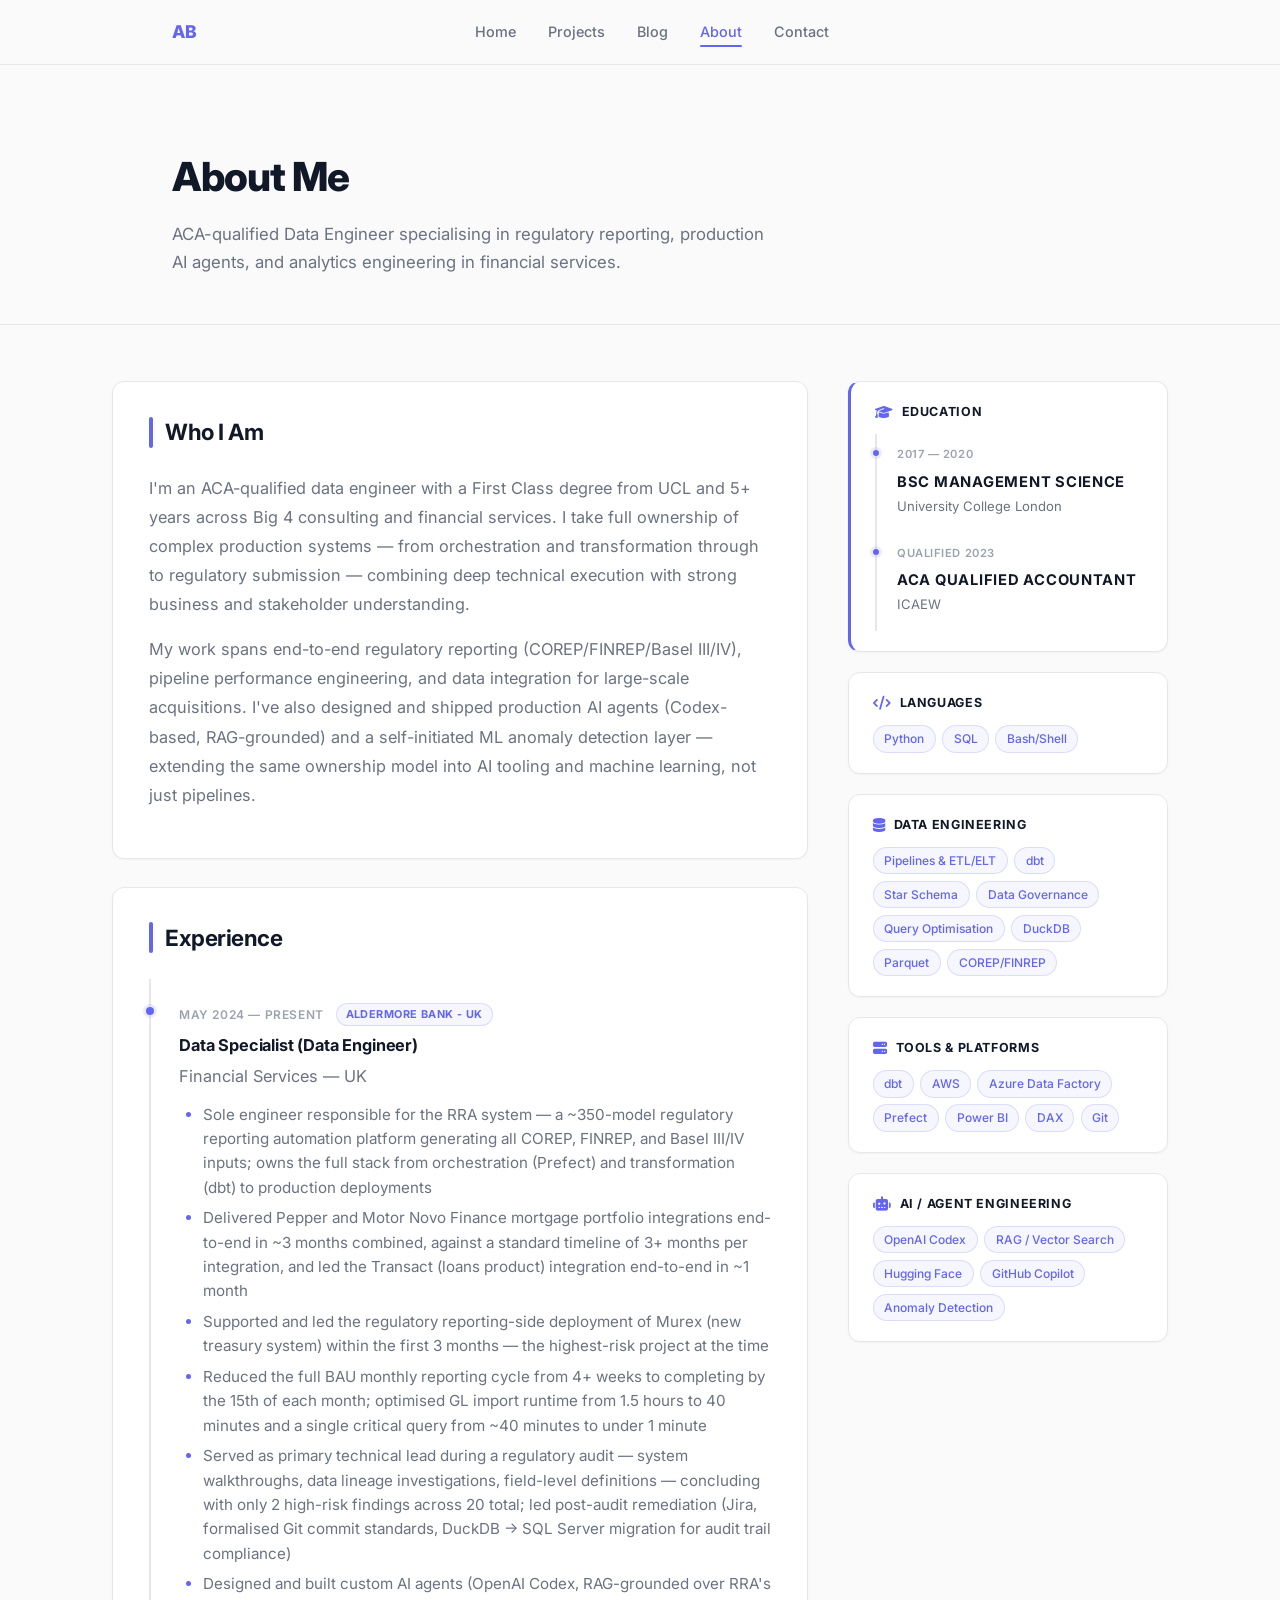
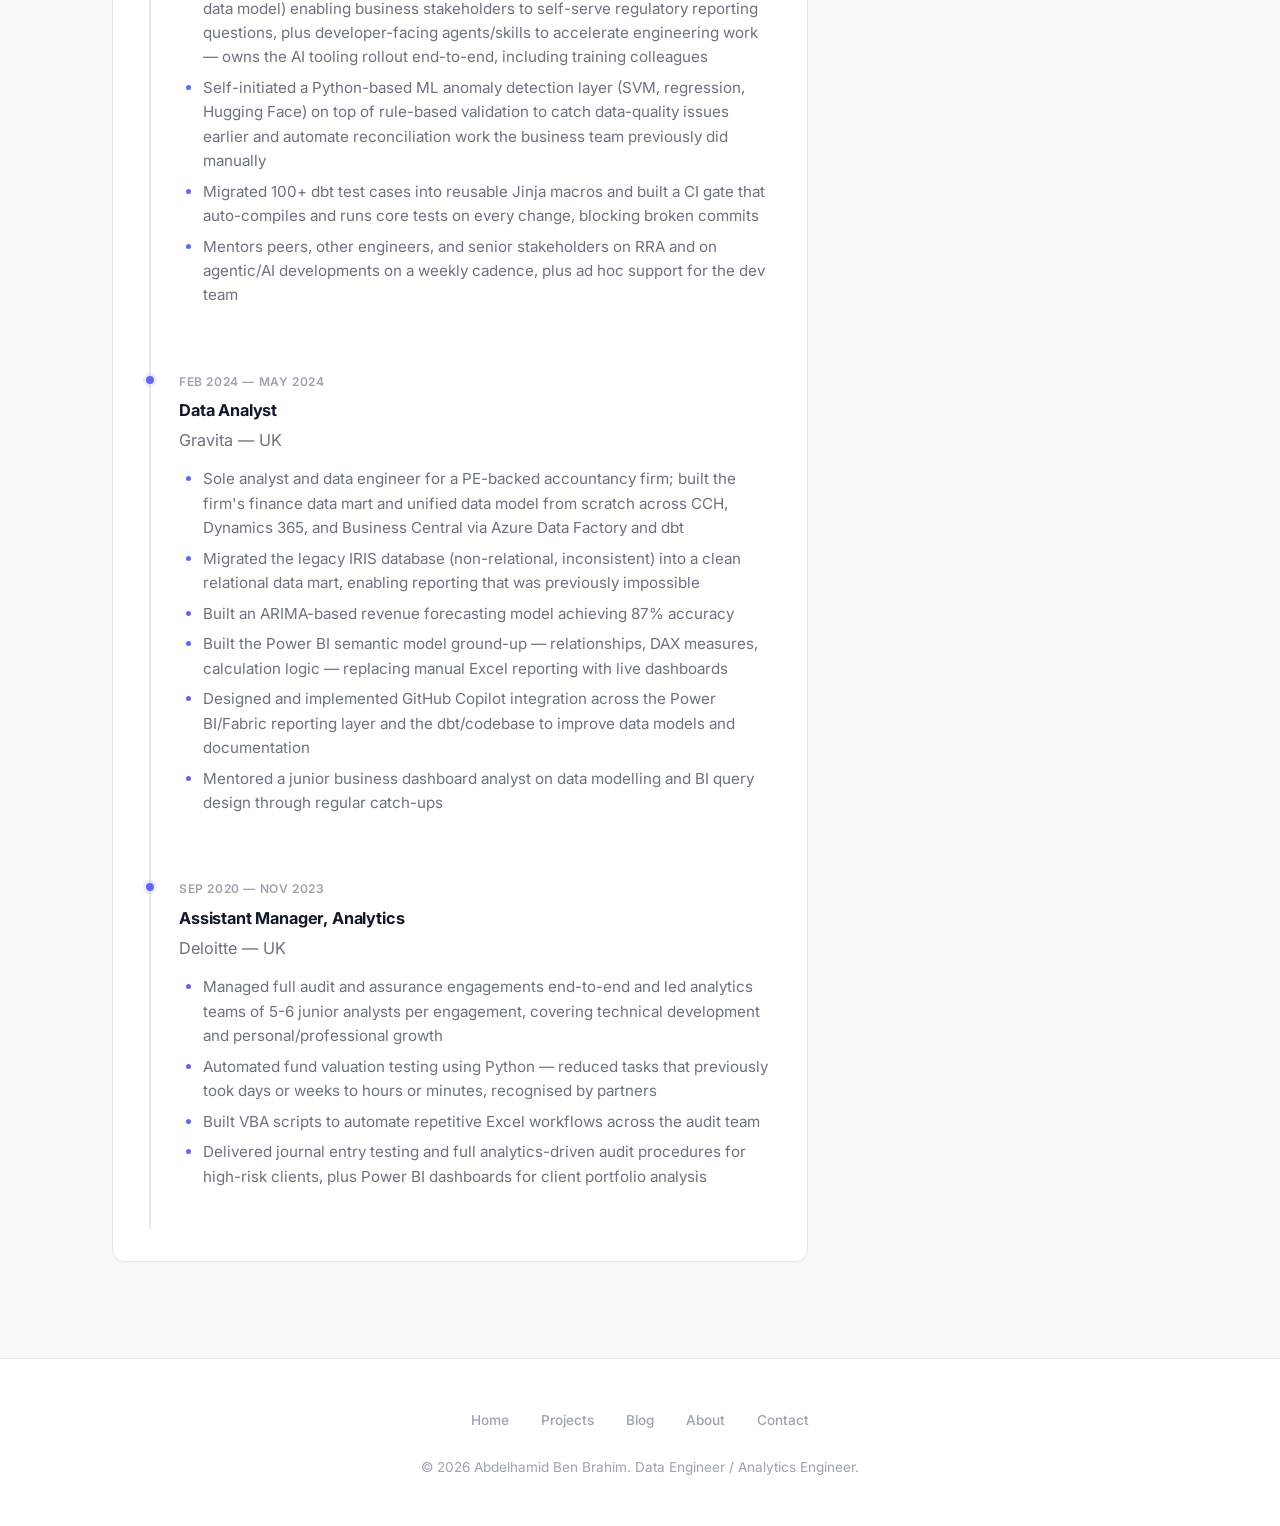
<file: about.html>
<!DOCTYPE html>
<html lang="en">

<head>
    <meta charset="UTF-8">
    <meta name="viewport" content="width=device-width, initial-scale=1.0">
    <title>About - Abdelhamid Ben Brahim | Data Engineer</title>
    <meta name="description"
        content="About Abdelhamid Ben Brahim — Data Engineer specialising in regulatory reporting pipelines and analytics engineering in financial services.">
    <meta property="og:type" content="website">
    <meta property="og:title" content="About — Abdelhamid Ben Brahim | Data Engineer">
    <meta property="og:description" content="About Abdelhamid Ben Brahim — ACA-qualified Data Engineer specialising in regulatory reporting, production AI agents, and analytics engineering in financial services.">
    <meta property="og:url" content="https://tonpazoldyck.github.io/ABswebpage/about.html">
    <link rel="icon" type="image/svg+xml" href="assets/favicon.svg">

    <!-- Google Fonts -->
    <link rel="preconnect" href="https://fonts.googleapis.com">
    <link rel="preconnect" href="https://fonts.gstatic.com" crossorigin>
    <link href="https://fonts.googleapis.com/css2?family=Inter:wght@400;500;600;700;800&display=swap" rel="stylesheet">

    <!-- FontAwesome -->
    <link rel="stylesheet" href="https://cdnjs.cloudflare.com/ajax/libs/font-awesome/6.4.0/css/all.min.css">

    <!-- Custom CSS -->
    <link rel="stylesheet" href="assets/css/styles.css">
</head>

<body>

    <!-- Navbar -->
    <nav class="navbar">
        <div class="container">
            <a href="index.html" class="nav-brand">AB</a>
            <button class="nav-toggle" id="nav-toggle" aria-label="Toggle navigation">
                <span></span>
                <span></span>
                <span></span>
            </button>
            <ul class="nav-links" id="nav-links">
                <li><a href="index.html">Home</a></li>
                <li><a href="projects.html">Projects</a></li>
                <li><a href="blog.html">Blog</a></li>
                <li><a href="about.html" class="nav-active">About</a></li>
                <li><a href="contact.html">Contact</a></li>
            </ul>
            <div class="nav-overlay" id="nav-overlay"></div>
        </div>
    </nav>

    <!-- Page Header -->
    <section class="page-header">
        <div class="container">
            <h1>About Me</h1>
            <p class="page-subtitle">ACA-qualified Data Engineer specialising in regulatory reporting, production AI agents, and analytics engineering in financial services.</p>
        </div>
    </section>

    <!-- About Content -->
    <section class="about-page-section">
        <div class="container about-page-grid">

            <!-- Left Column: Bio + Experience -->
            <div class="about-main">

                <div class="about-card">
                    <h2 class="section-title">Who I Am</h2>
                    <p>I'm an ACA-qualified data engineer with a First Class degree from UCL and 5+ years across Big 4
                        consulting and financial services. I take full ownership of complex production systems — from
                        orchestration and transformation through to regulatory submission — combining deep technical
                        execution with strong business and stakeholder understanding.</p>
                    <p>My work spans end-to-end regulatory reporting (COREP/FINREP/Basel III/IV), pipeline performance
                        engineering, and data integration for large-scale acquisitions. I've also designed and shipped
                        production AI agents (Codex-based, RAG-grounded) and a self-initiated ML anomaly detection layer
                        — extending the same ownership model into AI tooling and machine learning, not just pipelines.</p>
                </div>

                <div class="about-card">
                    <h2 class="section-title">Experience</h2>

                    <div class="timeline">
                        <div class="timeline-item">
                            <div class="timeline-meta">
                                <span class="timeline-date">May 2024 — Present</span>
                                <span class="timeline-badge">Aldermore Bank - UK</span>
                            </div>
                            <h3 class="timeline-title">Data Specialist (Data Engineer)</h3>
                            <p class="timeline-company">Financial Services — UK</p>
                            <ul class="bullet-list">
                                <li>Sole engineer responsible for the RRA system — a ~350-model regulatory reporting
                                    automation platform generating all COREP, FINREP, and Basel III/IV inputs; owns the
                                    full stack from orchestration (Prefect) and transformation (dbt) to production
                                    deployments</li>
                                <li>Delivered Pepper and Motor Novo Finance mortgage portfolio integrations end-to-end
                                    in ~3 months combined, against a standard timeline of 3+ months per integration,
                                    and led the Transact (loans product) integration end-to-end in ~1 month</li>
                                <li>Supported and led the regulatory reporting-side deployment of Murex (new treasury
                                    system) within the first 3 months — the highest-risk project at the time</li>
                                <li>Reduced the full BAU monthly reporting cycle from 4+ weeks to completing by the
                                    15th of each month; optimised GL import runtime from 1.5 hours to 40 minutes and a
                                    single critical query from ~40 minutes to under 1 minute</li>
                                <li>Served as primary technical lead during a regulatory audit — system walkthroughs,
                                    data lineage investigations, field-level definitions — concluding with only 2
                                    high-risk findings across 20 total; led post-audit remediation (Jira, formalised
                                    Git commit standards, DuckDB → SQL Server migration for audit trail compliance)</li>
                                <li>Designed and built custom AI agents (OpenAI Codex, RAG-grounded over RRA's data
                                    model) enabling business stakeholders to self-serve regulatory reporting questions,
                                    plus developer-facing agents/skills to accelerate engineering work — owns the AI
                                    tooling rollout end-to-end, including training colleagues</li>
                                <li>Self-initiated a Python-based ML anomaly detection layer (SVM, regression, Hugging
                                    Face) on top of rule-based validation to catch data-quality issues earlier and
                                    automate reconciliation work the business team previously did manually</li>
                                <li>Migrated 100+ dbt test cases into reusable Jinja macros and built a CI gate that
                                    auto-compiles and runs core tests on every change, blocking broken commits</li>
                                <li>Mentors peers, other engineers, and senior stakeholders on RRA and on agentic/AI
                                    developments on a weekly cadence, plus ad hoc support for the dev team</li>
                            </ul>
                        </div>

                        <div class="timeline-item">
                            <div class="timeline-meta">
                                <span class="timeline-date">Feb 2024 — May 2024</span>
                            </div>
                            <h3 class="timeline-title">Data Analyst</h3>
                            <p class="timeline-company">Gravita — UK</p>
                            <ul class="bullet-list">
                                <li>Sole analyst and data engineer for a PE-backed accountancy firm; built the firm's
                                    finance data mart and unified data model from scratch across CCH, Dynamics 365, and
                                    Business Central via Azure Data Factory and dbt</li>
                                <li>Migrated the legacy IRIS database (non-relational, inconsistent) into a clean
                                    relational data mart, enabling reporting that was previously impossible</li>
                                <li>Built an ARIMA-based revenue forecasting model achieving 87% accuracy</li>
                                <li>Built the Power BI semantic model ground-up — relationships, DAX measures,
                                    calculation logic — replacing manual Excel reporting with live dashboards</li>
                                <li>Designed and implemented GitHub Copilot integration across the Power BI/Fabric
                                    reporting layer and the dbt/codebase to improve data models and documentation</li>
                                <li>Mentored a junior business dashboard analyst on data modelling and BI query design
                                    through regular catch-ups</li>
                            </ul>
                        </div>

                        <div class="timeline-item">
                            <div class="timeline-meta">
                                <span class="timeline-date">Sep 2020 — Nov 2023</span>
                            </div>
                            <h3 class="timeline-title">Assistant Manager, Analytics</h3>
                            <p class="timeline-company">Deloitte — UK</p>
                            <ul class="bullet-list">
                                <li>Managed full audit and assurance engagements end-to-end and led analytics teams of
                                    5-6 junior analysts per engagement, covering technical development and
                                    personal/professional growth</li>
                                <li>Automated fund valuation testing using Python — reduced tasks that previously took
                                    days or weeks to hours or minutes, recognised by partners</li>
                                <li>Built VBA scripts to automate repetitive Excel workflows across the audit team</li>
                                <li>Delivered journal entry testing and full analytics-driven audit procedures for
                                    high-risk clients, plus Power BI dashboards for client portfolio analysis</li>
                            </ul>
                        </div>
                    </div>
                </div>
            </div>

            <!-- Right Column: Education + Skills -->
            <aside class="about-sidebar">

                <!-- Education Card -->
                <div class="sidebar-card sidebar-card--education">
                    <h3><i class="fa-solid fa-graduation-cap"></i> Education</h3>
                    <div class="timeline timeline--compact">
                        <div class="timeline-item">
                            <div class="timeline-meta">
                                <span class="timeline-date">2017 — 2020</span>
                            </div>
                            <h3 class="timeline-title">BSc Management Science</h3>
                            <p class="timeline-company">University College London</p>
                        </div>
                        <div class="timeline-item">
                            <div class="timeline-meta">
                                <span class="timeline-date">Qualified 2023</span>
                            </div>
                            <h3 class="timeline-title">ACA Qualified Accountant</h3>
                            <p class="timeline-company">ICAEW</p>
                        </div>
                    </div>
                </div>

                <!-- Languages Card -->
                <div class="sidebar-card">
                    <h3><i class="fa-solid fa-code"></i> Languages</h3>
                    <div class="tag-group">
                        <span class="tag">Python</span>
                        <span class="tag">SQL</span>
                        <span class="tag">Bash/Shell</span>
                    </div>
                </div>

                <!-- Data Engineering Card -->
                <div class="sidebar-card">
                    <h3><i class="fa-solid fa-database"></i> Data Engineering</h3>
                    <div class="tag-group">
                        <span class="tag">Pipelines & ETL/ELT</span>
                        <span class="tag">dbt</span>
                        <span class="tag">Star Schema</span>
                        <span class="tag">Data Governance</span>
                        <span class="tag">Query Optimisation</span>
                        <span class="tag">DuckDB</span>
                        <span class="tag">Parquet</span>
                        <span class="tag">COREP/FINREP</span>
                    </div>
                </div>

                <!-- Tools & Platforms Card -->
                <div class="sidebar-card">
                    <h3><i class="fa-solid fa-server"></i> Tools & Platforms</h3>
                    <div class="tag-group">
                        <span class="tag">dbt</span>
                        <span class="tag">AWS</span>
                        <span class="tag">Azure Data Factory</span>
                        <span class="tag">Prefect</span>
                        <span class="tag">Power BI</span>
                        <span class="tag">DAX</span>
                        <span class="tag">Git</span>
                    </div>
                </div>

                <!-- AI / Agent Engineering Card -->
                <div class="sidebar-card">
                    <h3><i class="fa-solid fa-robot"></i> AI / Agent Engineering</h3>
                    <div class="tag-group">
                        <span class="tag">OpenAI Codex</span>
                        <span class="tag">RAG / Vector Search</span>
                        <span class="tag">Hugging Face</span>
                        <span class="tag">GitHub Copilot</span>
                        <span class="tag">Anomaly Detection</span>
                    </div>
                </div>

            </aside>

        </div>
    </section>

    <!-- Footer -->
    <footer>
        <div class="container">
            <ul class="nav-links" style="justify-content: center; margin-bottom: 1.5rem;">
                <li><a href="index.html">Home</a></li>
                <li><a href="projects.html">Projects</a></li>
                <li><a href="blog.html">Blog</a></li>
                <li><a href="about.html">About</a></li>
                <li><a href="contact.html">Contact</a></li>
            </ul>
            <p>&copy; 2026 Abdelhamid Ben Brahim. Data Engineer / Analytics Engineer.</p>
        </div>
    </footer>

    <script>
        // Mobile nav toggle
        const navToggle = document.getElementById('nav-toggle');
        const navLinks = document.getElementById('nav-links');
        const navOverlay = document.getElementById('nav-overlay');

        navToggle.addEventListener('click', () => {
            navLinks.classList.toggle('active');
            navOverlay.classList.toggle('active');
        });

        navOverlay.addEventListener('click', () => {
            navLinks.classList.remove('active');
            navOverlay.classList.remove('active');
        });
    </script>

</body>

</html>
</file>
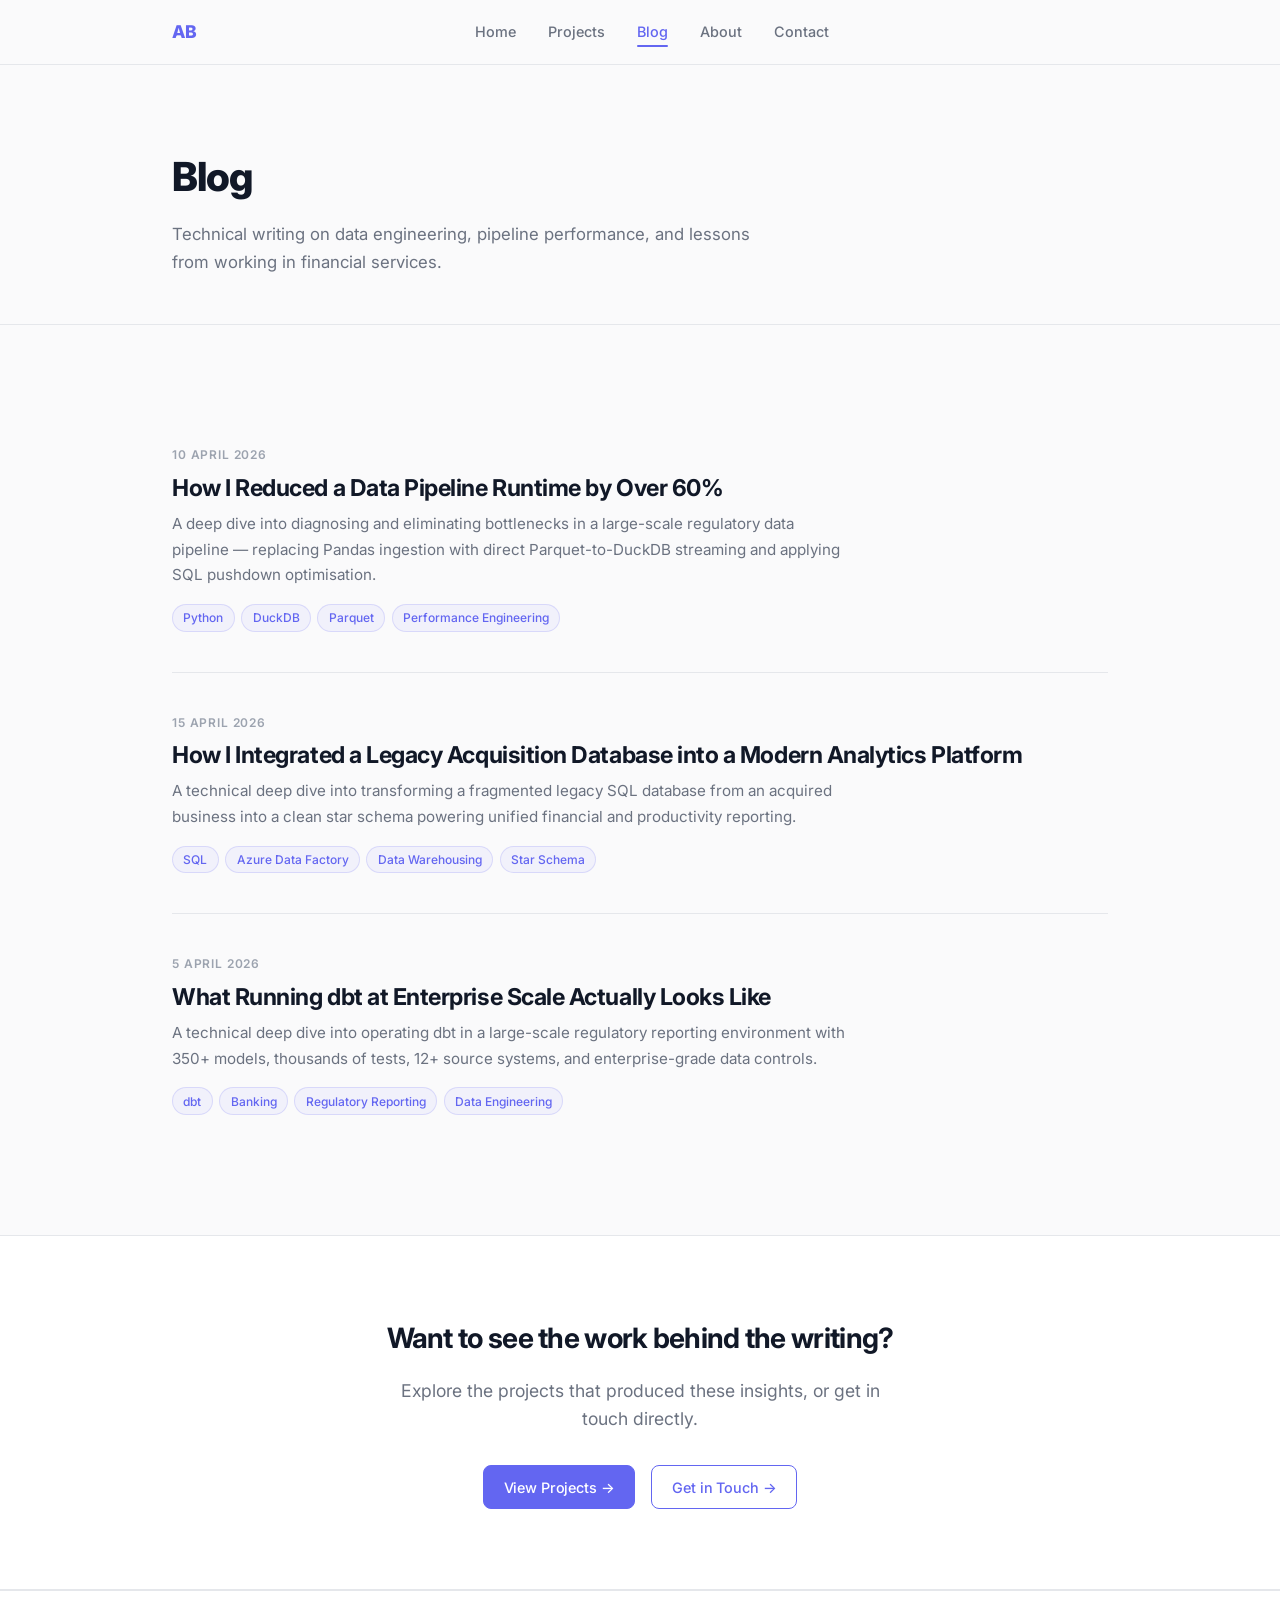
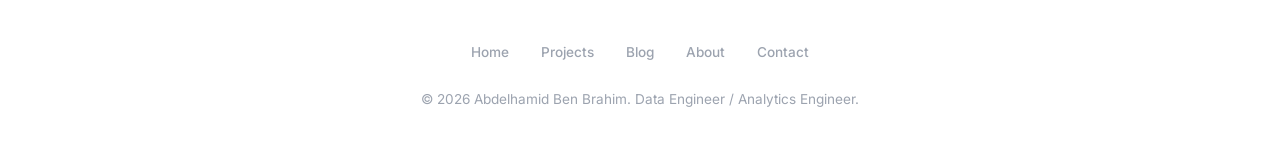
<file: blog.html>
<!DOCTYPE html>
<html lang="en">
<head>
    <meta charset="UTF-8">
    <meta name="viewport" content="width=device-width, initial-scale=1.0">
    <title>Blog - Abdelhamid Ben Brahim | Data Engineer</title>
    <meta name="description" content="Technical writing on data engineering, pipeline performance, and analytics engineering from Abdelhamid Ben Brahim.">
    <meta property="og:type" content="website">
    <meta property="og:title" content="Blog — Abdelhamid Ben Brahim | Data Engineer">
    <meta property="og:description" content="Technical writing on data engineering, pipeline performance, and analytics engineering from Abdelhamid Ben Brahim.">
    <meta property="og:url" content="https://tonpazoldyck.github.io/ABswebpage/blog.html">
    <link rel="icon" type="image/svg+xml" href="assets/favicon.svg">

    <!-- Google Fonts -->
    <link rel="preconnect" href="https://fonts.googleapis.com">
    <link rel="preconnect" href="https://fonts.gstatic.com" crossorigin>
    <link href="https://fonts.googleapis.com/css2?family=Inter:wght@400;500;600;700;800&display=swap" rel="stylesheet">

    <!-- FontAwesome -->
    <link rel="stylesheet" href="https://cdnjs.cloudflare.com/ajax/libs/font-awesome/6.4.0/css/all.min.css">

    <!-- Custom CSS -->
    <link rel="stylesheet" href="assets/css/styles.css">
</head>
<body>

    <!-- Navbar -->
    <nav class="navbar">
        <div class="container">
            <a href="index.html" class="nav-brand">AB</a>
            <button class="nav-toggle" id="nav-toggle" aria-label="Toggle navigation">
                <span></span>
                <span></span>
                <span></span>
            </button>
            <ul class="nav-links" id="nav-links">
                <li><a href="index.html">Home</a></li>
                <li><a href="projects.html">Projects</a></li>
                <li><a href="blog.html" class="nav-active">Blog</a></li>
                <li><a href="about.html">About</a></li>
                <li><a href="contact.html">Contact</a></li>
            </ul>
            <div class="nav-overlay" id="nav-overlay"></div>
        </div>
    </nav>

    <!-- Page Header -->
    <section class="page-header">
        <div class="container">
            <h1>Blog</h1>
            <p class="page-subtitle">Technical writing on data engineering, pipeline performance, and lessons from working in financial services.</p>
        </div>
    </section>

    <!-- Blog Listing -->
    <section>
        <div class="container">
            <div class="blog-list" id="blog-list">
                <!-- Populated by JS -->
            </div>
        </div>
    </section>

    <!-- CTA -->
    <section class="cta-section">
        <div class="container">
            <h2>Want to see the work behind the writing?</h2>
            <p style="font-size: 1.1rem;">Explore the projects that produced these insights, or get in touch directly.</p>
            <div class="cta-buttons">
                <a href="projects.html" class="btn">View Projects &rarr;</a>
                <a href="contact.html" class="btn btn-outline">Get in Touch &rarr;</a>
            </div>
        </div>
    </section>

    <!-- Footer -->
    <footer>
        <div class="container">
            <ul class="nav-links" style="justify-content: center; margin-bottom: 1.5rem;">
                <li><a href="index.html">Home</a></li>
                <li><a href="projects.html">Projects</a></li>
                <li><a href="blog.html">Blog</a></li>
                <li><a href="about.html">About</a></li>
                <li><a href="contact.html">Contact</a></li>
            </ul>
            <p>&copy; 2026 Abdelhamid Ben Brahim. Data Engineer / Analytics Engineer.</p>
        </div>
    </footer>

    <script>
        // Mobile nav toggle
        const navToggle = document.getElementById('nav-toggle');
        const navLinks = document.getElementById('nav-links');
        const navOverlay = document.getElementById('nav-overlay');

        navToggle.addEventListener('click', () => {
            navLinks.classList.toggle('active');
            navOverlay.classList.toggle('active');
        });

        navOverlay.addEventListener('click', () => {
            navLinks.classList.remove('active');
            navOverlay.classList.remove('active');
        });

        // Load blog posts from content.json
        fetch('content/content.json')
            .then(r => r.json())
            .then(data => {
                const list = document.getElementById('blog-list');
                if (!data.blogPosts || data.blogPosts.length === 0) {
                    list.innerHTML = '<p style="color:var(--text-muted)">No posts yet. Check back soon.</p>';
                    return;
                }
                list.innerHTML = data.blogPosts.map(post => `
                    <article class="blog-item">
                        <span class="blog-date">${post.dateFormatted}</span>
                        <h2 class="blog-title"><a href="${post.url}">${post.title}</a></h2>
                        <p class="blog-summary">${post.summary}</p>
                        <div class="post-tags">
                            ${post.tags.map(t => `<span class="tag">${t}</span>`).join('')}
                        </div>
                    </article>
                `).join('');
            })
            .catch(() => {
                document.getElementById('blog-list').innerHTML = '<p style="color:var(--text-muted)">Unable to load posts.</p>';
            });
    </script>

</body>
</html>
</file>
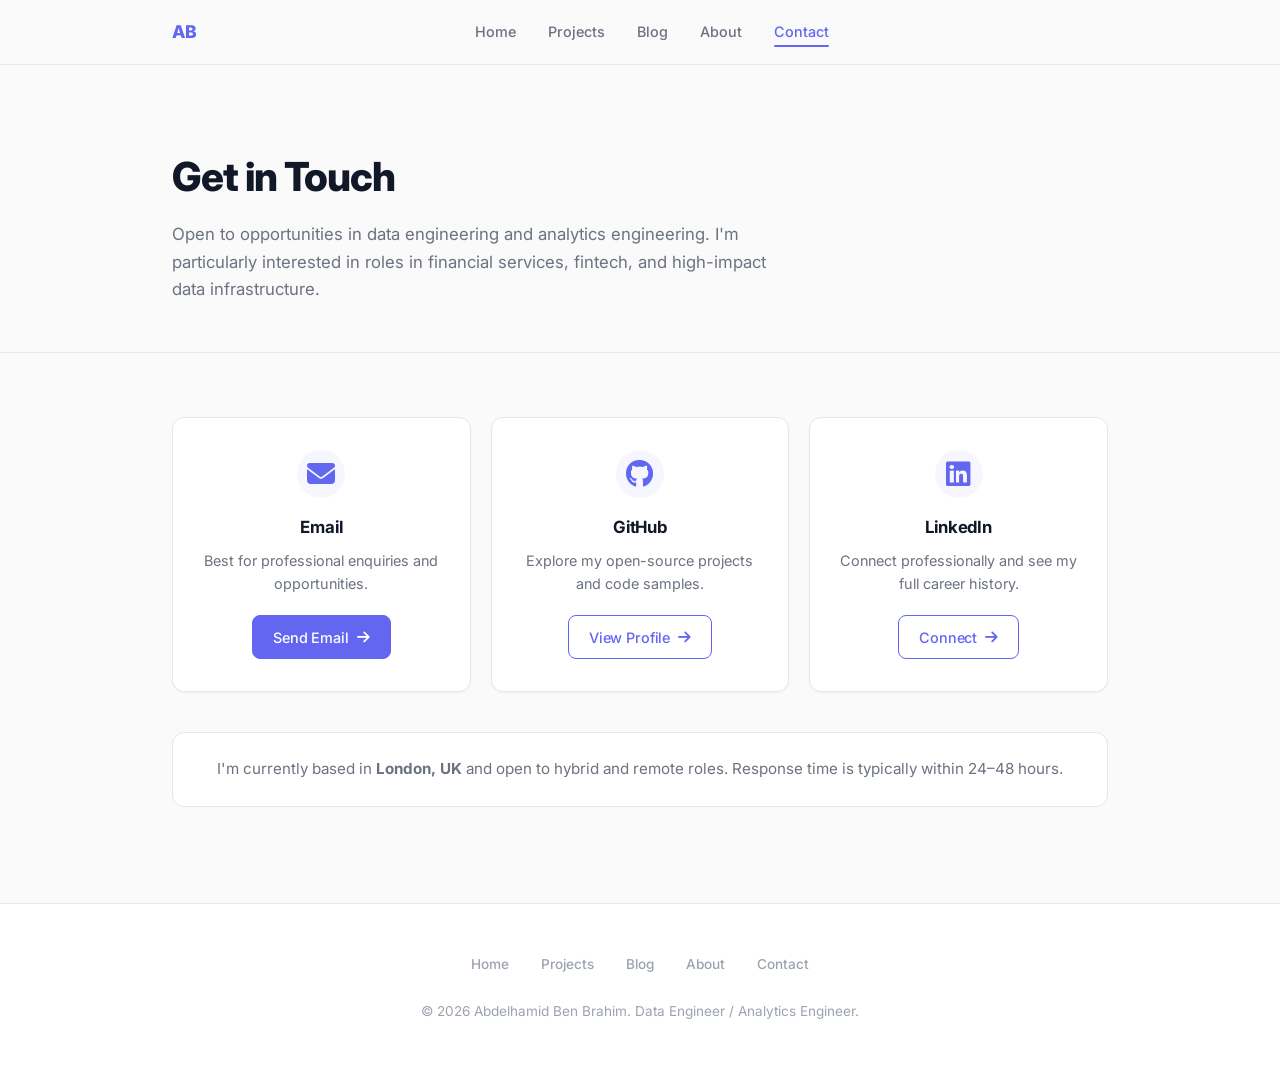
<file: contact.html>
<!DOCTYPE html>
<html lang="en">
<head>
    <meta charset="UTF-8">
    <meta name="viewport" content="width=device-width, initial-scale=1.0">
    <title>Contact - Abdelhamid Ben Brahim | Data Engineer</title>
    <meta name="description" content="Get in touch with Abdelhamid Ben Brahim — Data Engineer available for opportunities in financial services and analytics engineering.">
    <meta property="og:type" content="website">
    <meta property="og:title" content="Contact — Abdelhamid Ben Brahim | Data Engineer">
    <meta property="og:description" content="Get in touch with Abdelhamid Ben Brahim — ACA-qualified Data Engineer open to senior roles in financial services and analytics engineering.">
    <meta property="og:url" content="https://tonpazoldyck.github.io/ABswebpage/contact.html">
    <link rel="icon" type="image/svg+xml" href="assets/favicon.svg">

    <!-- Google Fonts -->
    <link rel="preconnect" href="https://fonts.googleapis.com">
    <link rel="preconnect" href="https://fonts.gstatic.com" crossorigin>
    <link href="https://fonts.googleapis.com/css2?family=Inter:wght@400;500;600;700;800&display=swap" rel="stylesheet">

    <!-- FontAwesome -->
    <link rel="stylesheet" href="https://cdnjs.cloudflare.com/ajax/libs/font-awesome/6.4.0/css/all.min.css">

    <!-- Custom CSS -->
    <link rel="stylesheet" href="assets/css/styles.css">
</head>
<body>

    <!-- Navbar -->
    <nav class="navbar">
        <div class="container">
            <a href="index.html" class="nav-brand">AB</a>
            <button class="nav-toggle" id="nav-toggle" aria-label="Toggle navigation">
                <span></span>
                <span></span>
                <span></span>
            </button>
            <ul class="nav-links" id="nav-links">
                <li><a href="index.html">Home</a></li>
                <li><a href="projects.html">Projects</a></li>
                <li><a href="blog.html">Blog</a></li>
                <li><a href="about.html">About</a></li>
                <li><a href="contact.html" class="nav-active">Contact</a></li>
            </ul>
            <div class="nav-overlay" id="nav-overlay"></div>
        </div>
    </nav>

    <!-- Page Header -->
    <section class="page-header">
        <div class="container">
            <h1>Get in Touch</h1>
            <p class="page-subtitle">Open to opportunities in data engineering and analytics engineering. I'm particularly interested in roles in financial services, fintech, and high-impact data infrastructure.</p>
        </div>
    </section>

    <!-- Contact Section -->
    <section class="contact-section">
        <div class="container">

            <div class="contact-grid">

                <div class="contact-card">
                    <div class="contact-icon">
                        <i class="fa-solid fa-envelope"></i>
                    </div>
                    <h3>Email</h3>
                    <p>Best for professional enquiries and opportunities.</p>
                    <a href="mailto:abdelhamid.benbrahim@outlook.com" class="btn">
                        Send Email <i class="fa-solid fa-arrow-right"></i>
                    </a>
                </div>

                <div class="contact-card">
                    <div class="contact-icon">
                        <i class="fab fa-github"></i>
                    </div>
                    <h3>GitHub</h3>
                    <p>Explore my open-source projects and code samples.</p>
                    <a href="https://github.com/TonpaZoldyck" target="_blank" rel="noopener" class="btn btn-outline">
                        View Profile <i class="fa-solid fa-arrow-right"></i>
                    </a>
                </div>

                <div class="contact-card">
                    <div class="contact-icon">
                        <i class="fab fa-linkedin"></i>
                    </div>
                    <h3>LinkedIn</h3>
                    <p>Connect professionally and see my full career history.</p>
                    <a href="https://www.linkedin.com/in/abdelhamid-ben-brahim/" target="_blank" rel="noopener" class="btn btn-outline">
                        Connect <i class="fa-solid fa-arrow-right"></i>
                    </a>
                </div>



            </div>

            <div class="contact-note">
                <p>I'm currently based in <strong>London, UK</strong> and open to hybrid and remote roles. Response time is typically within 24–48 hours.</p>
            </div>

        </div>
    </section>

    <!-- Footer -->
    <footer>
        <div class="container">
            <ul class="nav-links" style="justify-content: center; margin-bottom: 1.5rem;">
                <li><a href="index.html">Home</a></li>
                <li><a href="projects.html">Projects</a></li>
                <li><a href="blog.html">Blog</a></li>
                <li><a href="about.html">About</a></li>
                <li><a href="contact.html">Contact</a></li>
            </ul>
            <p>&copy; 2026 Abdelhamid Ben Brahim. Data Engineer / Analytics Engineer.</p>
        </div>
    </footer>

    <script>
        // Mobile nav toggle
        const navToggle = document.getElementById('nav-toggle');
        const navLinks = document.getElementById('nav-links');
        const navOverlay = document.getElementById('nav-overlay');

        navToggle.addEventListener('click', () => {
            navLinks.classList.toggle('active');
            navOverlay.classList.toggle('active');
        });

        navOverlay.addEventListener('click', () => {
            navLinks.classList.remove('active');
            navOverlay.classList.remove('active');
        });
    </script>

</body>
</html>
</file>
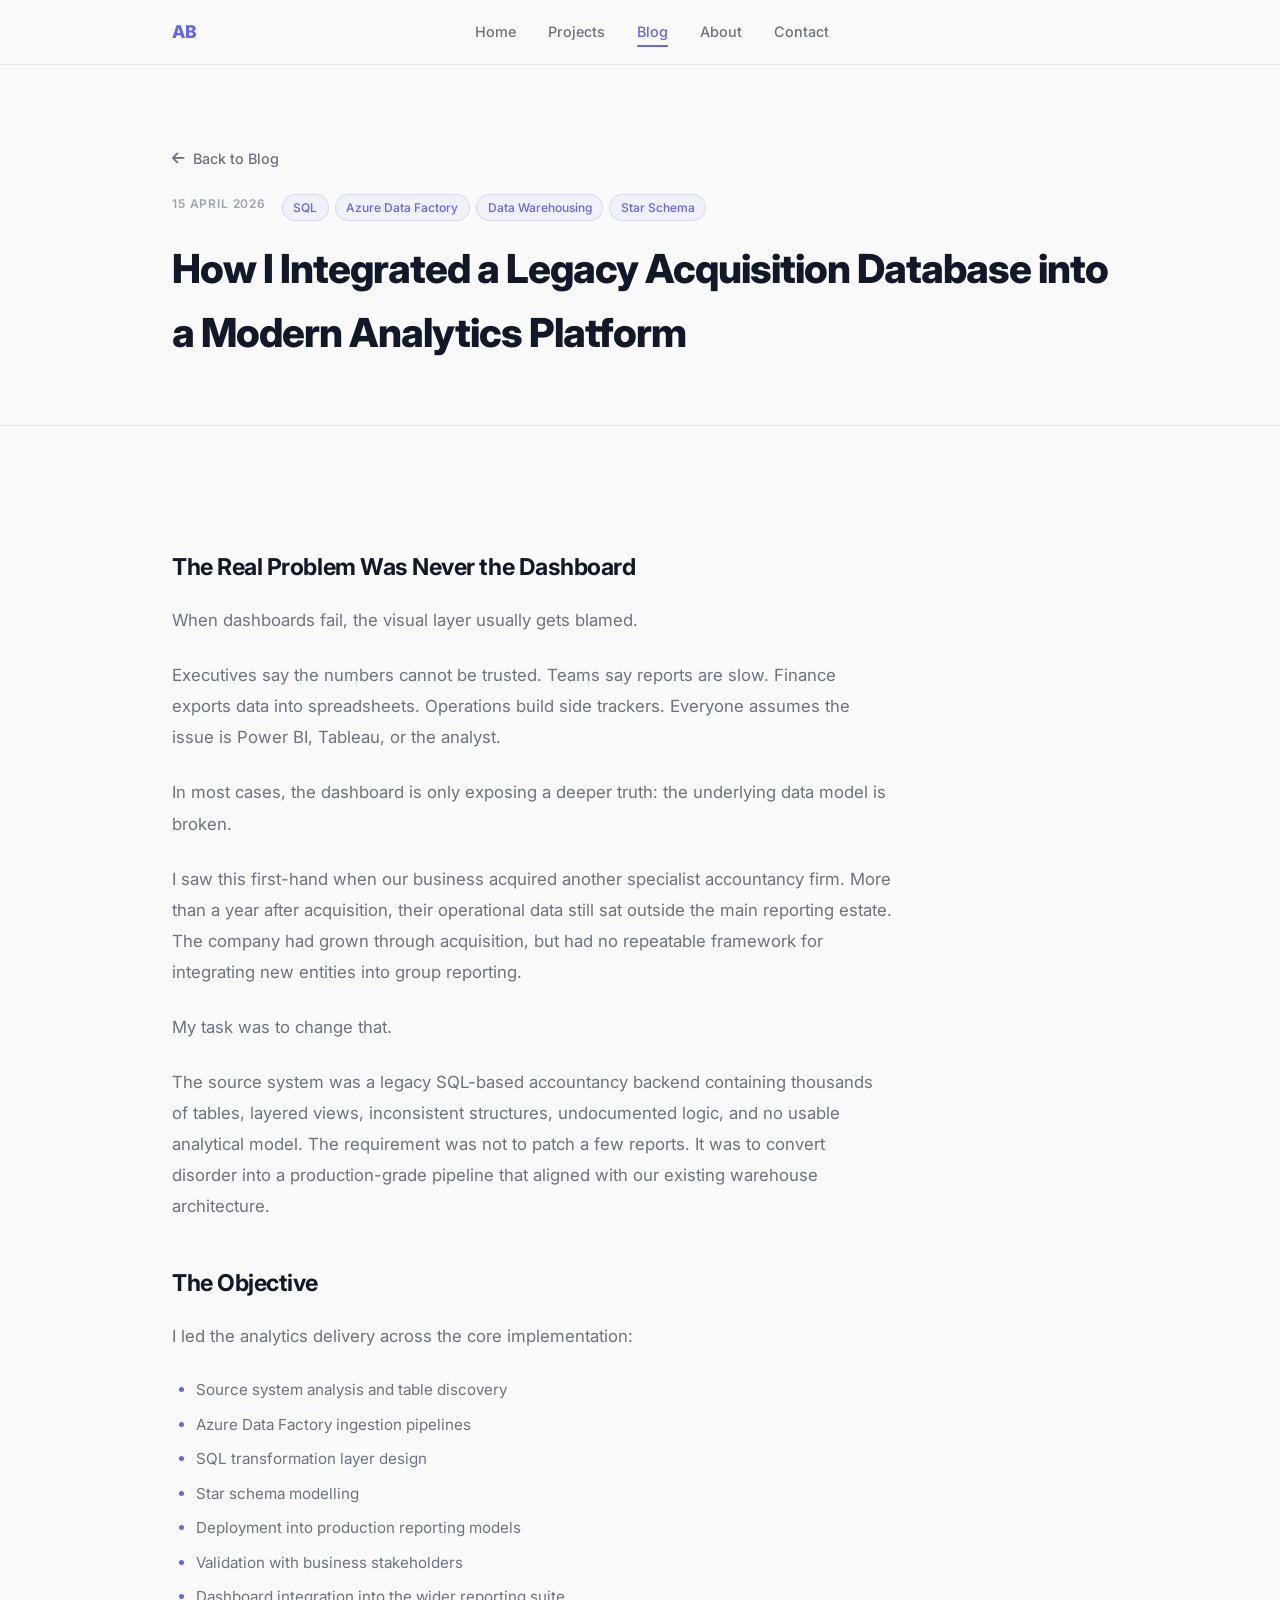
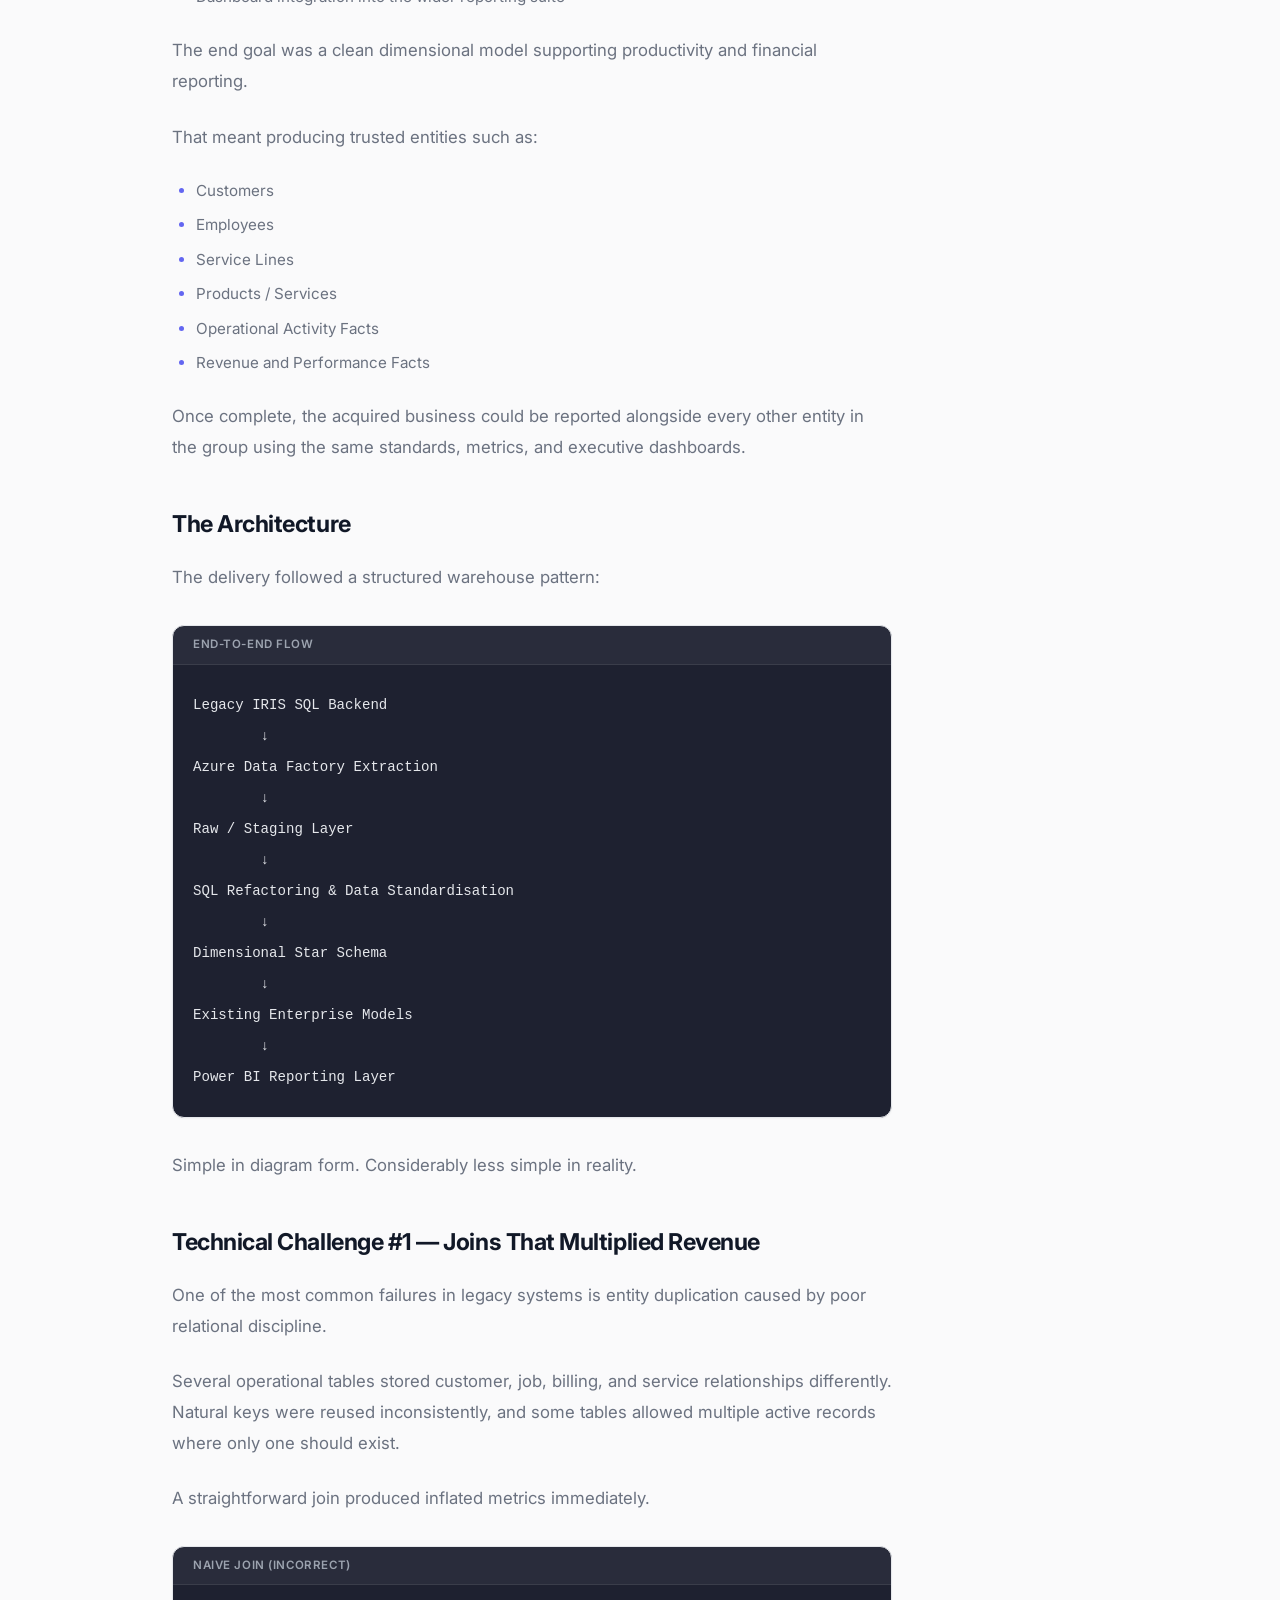
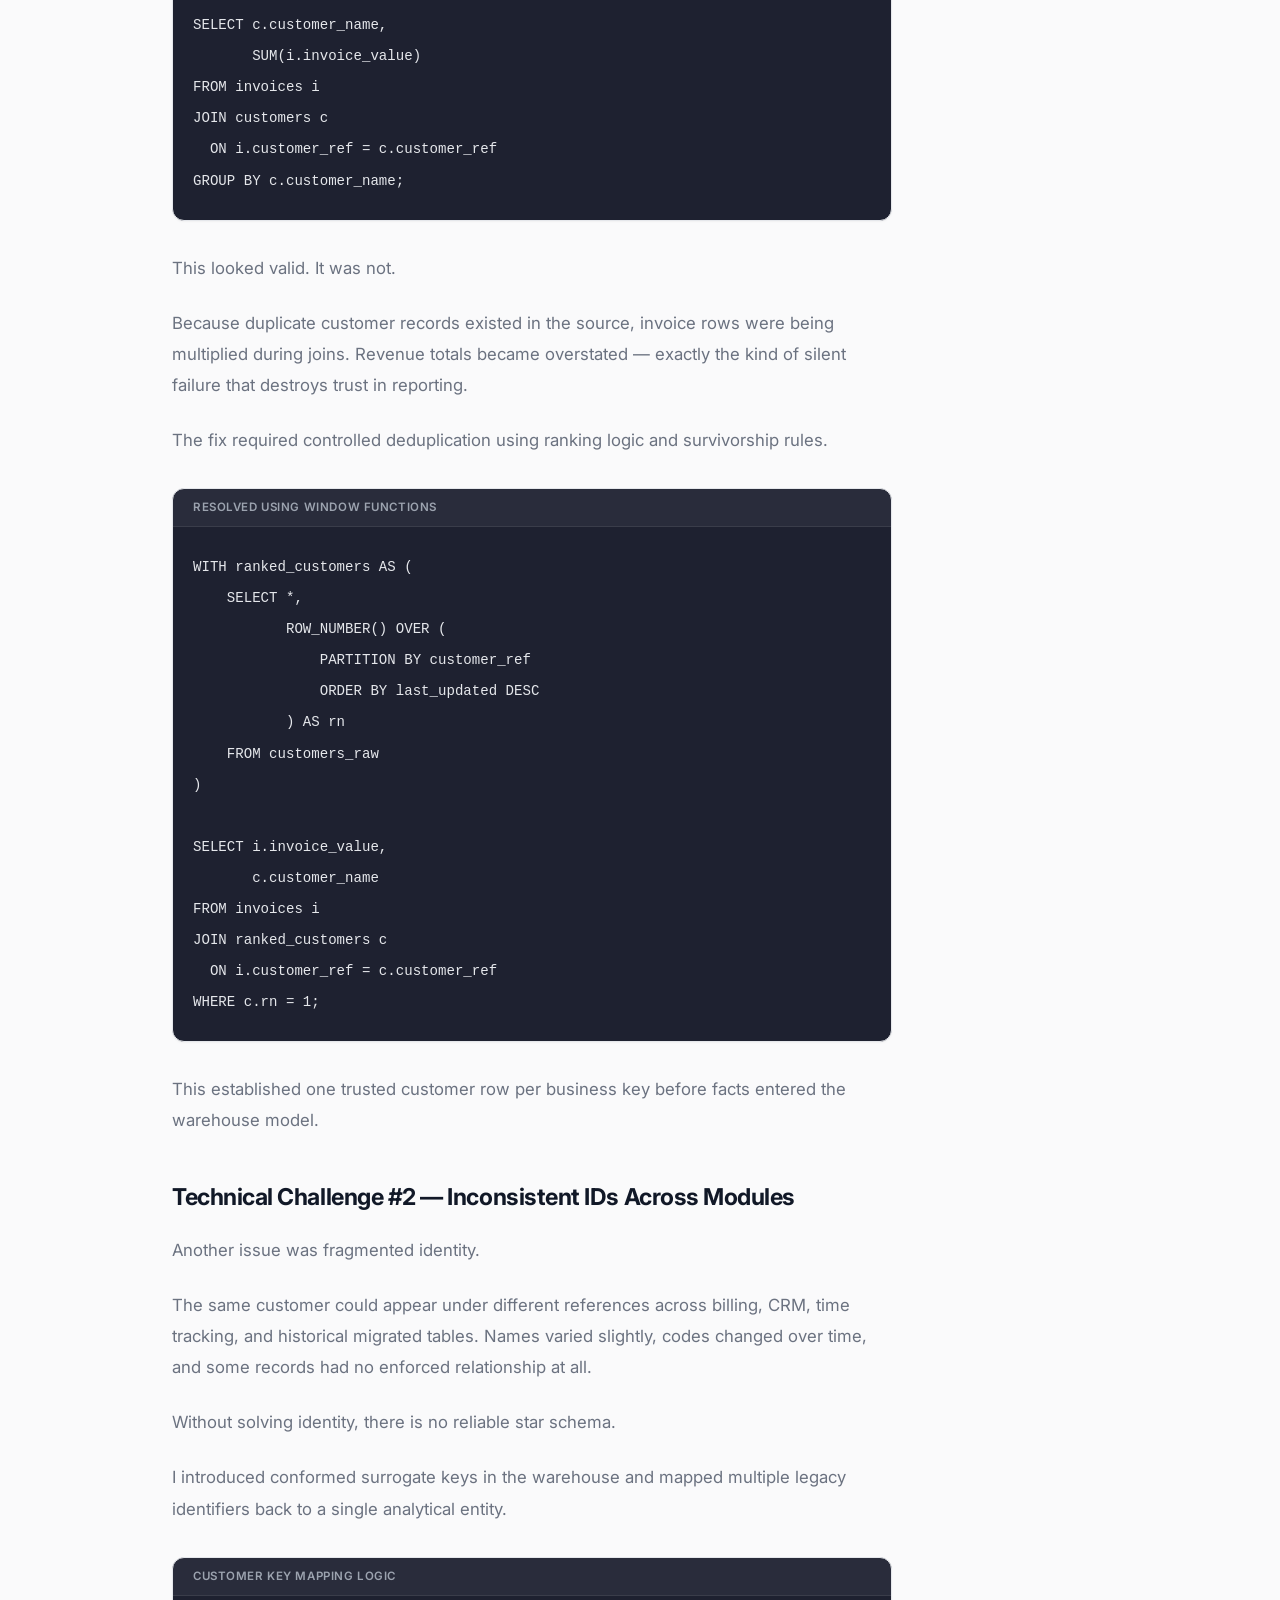
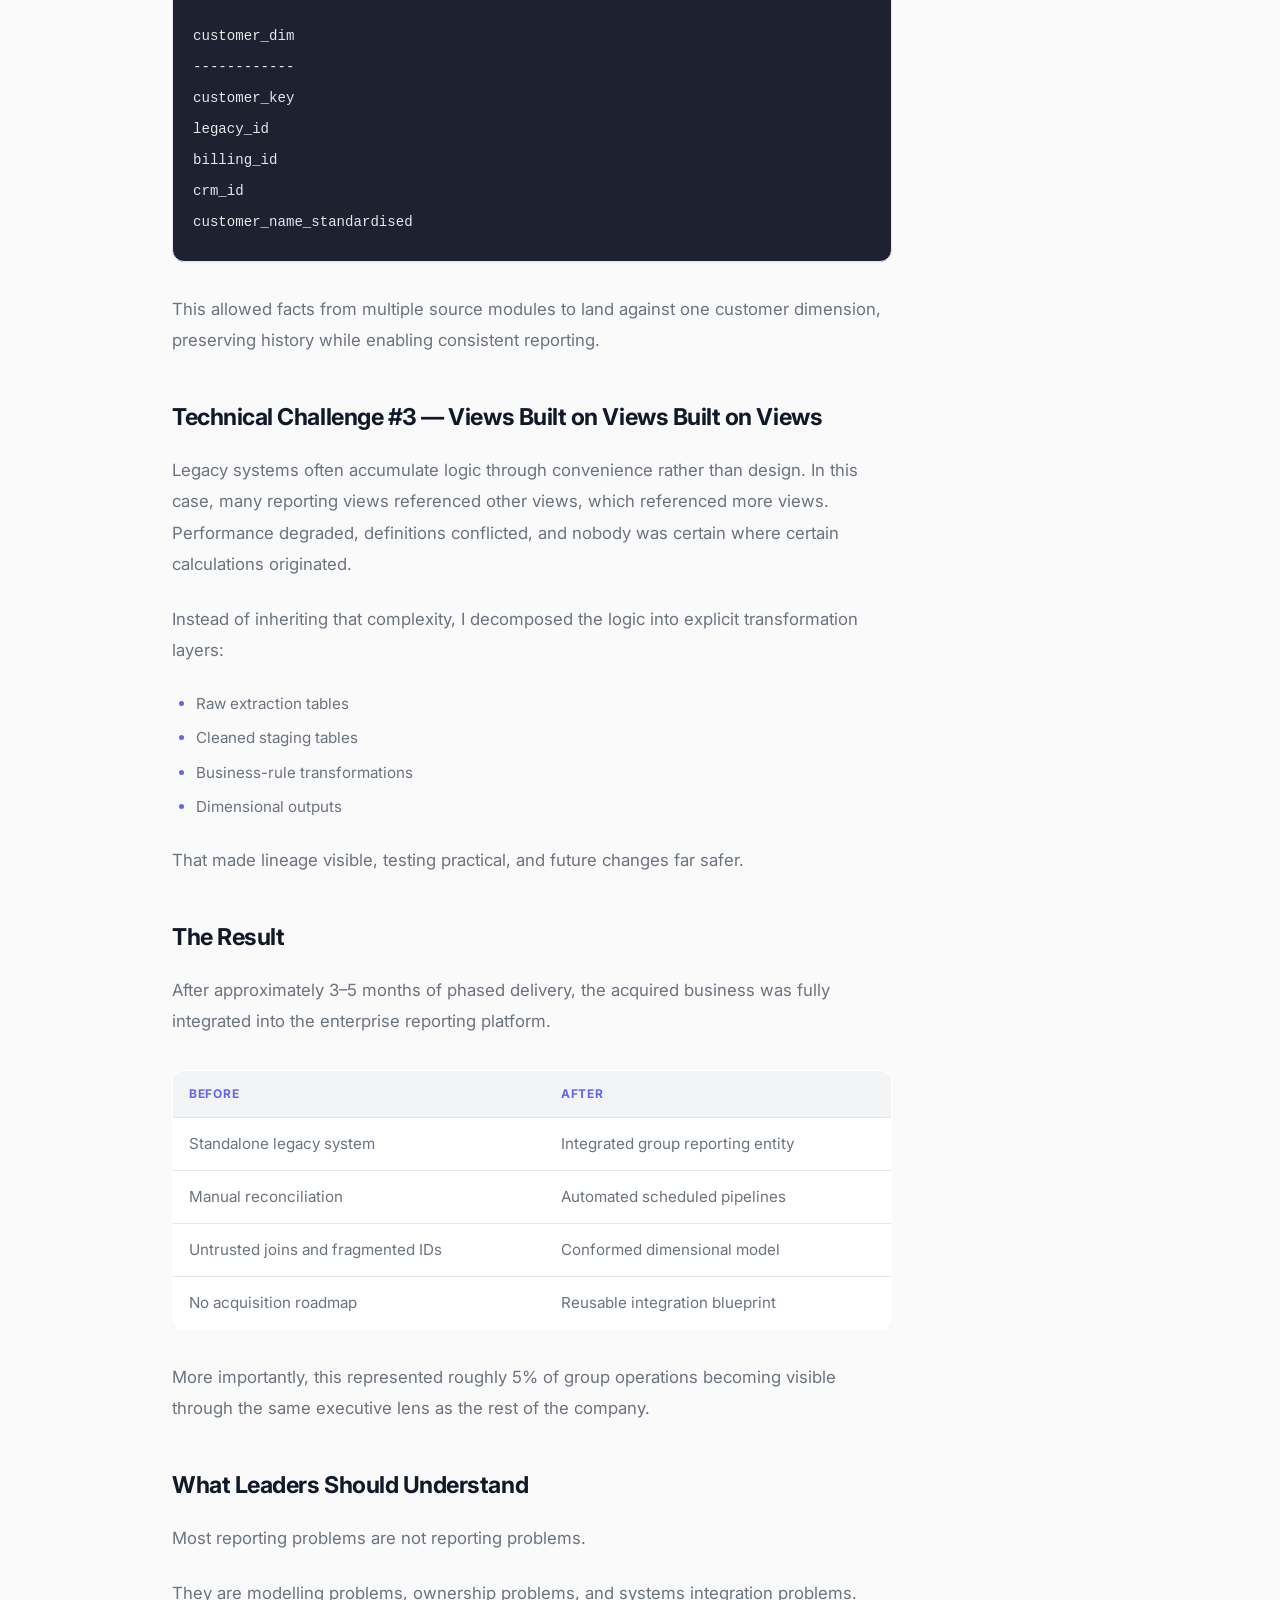
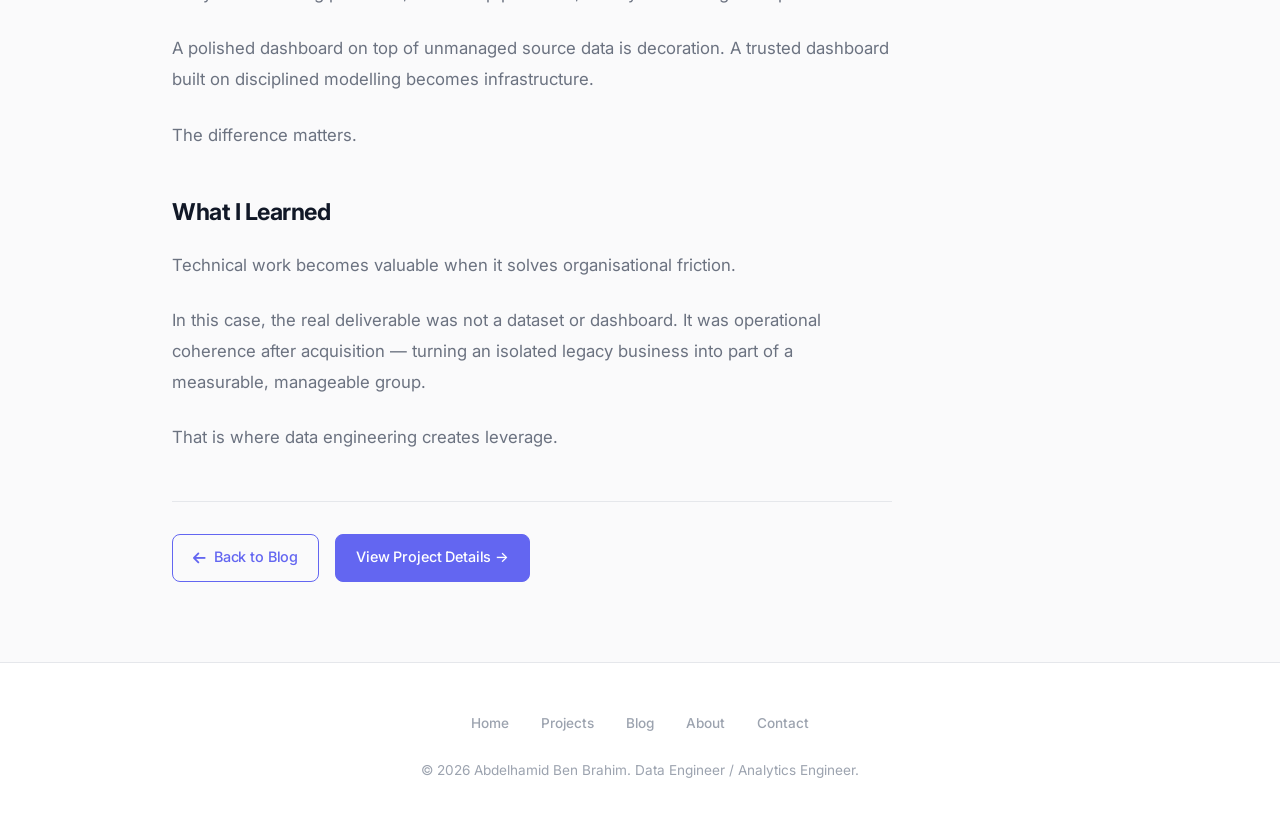
<file: blog/legacy-system-integration.html>
<!DOCTYPE html>
<html lang="en">

<head>
    <meta charset="UTF-8">
    <meta name="viewport" content="width=device-width, initial-scale=1.0">
    <title>How I Integrated a Legacy Acquisition Database into a Modern Analytics Platform - Abdelhamid Ben Brahim
    </title>
    <meta name="description"
        content="A technical deep dive into transforming a fragmented legacy SQL database from an acquired business into a clean star schema powering unified financial and productivity reporting.">
    <meta property="og:type" content="article">
    <meta property="og:title" content="How I Integrated a Legacy Acquisition Database into a Modern Analytics Platform">
    <meta property="og:description" content="A technical deep dive into transforming a fragmented legacy SQL database from an acquired business into a clean star schema powering unified financial and productivity reporting.">
    <meta property="og:url" content="https://tonpazoldyck.github.io/ABswebpage/blog/legacy-system-integration.html">
    <link rel="icon" type="image/svg+xml" href="../assets/favicon.svg">

    <link rel="preconnect" href="https://fonts.googleapis.com">
    <link rel="preconnect" href="https://fonts.gstatic.com" crossorigin>
    <link href="https://fonts.googleapis.com/css2?family=Inter:wght@400;500;600;700;800&display=swap" rel="stylesheet">

    <link rel="stylesheet" href="https://cdnjs.cloudflare.com/ajax/libs/font-awesome/6.4.0/css/all.min.css">
    <link rel="stylesheet" href="../assets/css/styles.css">
</head>

<body>

    <!-- Navbar -->
    <nav class="navbar">
        <div class="container">
            <a href="../index.html" class="nav-brand">AB</a>

            <button class="nav-toggle" id="nav-toggle" aria-label="Toggle navigation">
                <span></span>
                <span></span>
                <span></span>
            </button>

            <ul class="nav-links" id="nav-links">
                <li><a href="../index.html">Home</a></li>
                <li><a href="../projects.html">Projects</a></li>
                <li><a href="../blog.html" class="nav-active">Blog</a></li>
                <li><a href="../about.html">About</a></li>
                <li><a href="../contact.html">Contact</a></li>
            </ul>

            <div class="nav-overlay" id="nav-overlay"></div>
        </div>
    </nav>

    <!-- Header -->
    <section class="page-header">
        <div class="container">
            <a href="../blog.html" class="back-link"><i class="fa-solid fa-arrow-left"></i> Back to Blog</a>

            <div class="post-meta-row">
                <span class="blog-date">15 April 2026</span>

                <div class="post-tags">
                    <span class="tag">SQL</span>
                    <span class="tag">Azure Data Factory</span>
                    <span class="tag">Data Warehousing</span>
                    <span class="tag">Star Schema</span>
                </div>
            </div>

            <h1>How I Integrated a Legacy Acquisition Database into a Modern Analytics Platform</h1>
        </div>
    </section>

    <!-- Content -->
    <section>
        <div class="container">
            <article class="post-content">

                <h2>The Real Problem Was Never the Dashboard</h2>

                <p>When dashboards fail, the visual layer usually gets blamed.</p>

                <p>Executives say the numbers cannot be trusted. Teams say reports are slow. Finance exports data into
                    spreadsheets. Operations build side trackers. Everyone assumes the issue is Power BI, Tableau, or
                    the analyst.</p>

                <p>In most cases, the dashboard is only exposing a deeper truth: the underlying data model is broken.
                </p>

                <p>I saw this first-hand when our business acquired another specialist accountancy firm. More than a
                    year after acquisition, their operational data still sat outside the main reporting estate. The
                    company had grown through acquisition, but had no repeatable framework for integrating new entities
                    into group reporting.</p>

                <p>My task was to change that.</p>

                <p>The source system was a legacy SQL-based accountancy backend containing thousands of tables, layered
                    views, inconsistent structures, undocumented logic, and no usable analytical model. The requirement
                    was not to patch a few reports. It was to convert disorder into a production-grade pipeline that
                    aligned with our existing warehouse architecture.</p>

                <h2>The Objective</h2>

                <p>I led the analytics delivery across the core implementation:</p>

                <ul class="bullet-list">
                    <li>Source system analysis and table discovery</li>
                    <li>Azure Data Factory ingestion pipelines</li>
                    <li>SQL transformation layer design</li>
                    <li>Star schema modelling</li>
                    <li>Deployment into production reporting models</li>
                    <li>Validation with business stakeholders</li>
                    <li>Dashboard integration into the wider reporting suite</li>
                </ul>

                <p>The end goal was a clean dimensional model supporting productivity and financial reporting.</p>

                <p>That meant producing trusted entities such as:</p>

                <ul class="bullet-list">
                    <li>Customers</li>
                    <li>Employees</li>
                    <li>Service Lines</li>
                    <li>Products / Services</li>
                    <li>Operational Activity Facts</li>
                    <li>Revenue and Performance Facts</li>
                </ul>

                <p>Once complete, the acquired business could be reported alongside every other entity in the group
                    using the same standards, metrics, and executive dashboards.</p>

                <h2>The Architecture</h2>

                <p>The delivery followed a structured warehouse pattern:</p>

                <div class="code-block">
                    <div class="code-label">End-to-End Flow</div>
                    <pre><code>Legacy IRIS SQL Backend
        ↓
Azure Data Factory Extraction
        ↓
Raw / Staging Layer
        ↓
SQL Refactoring & Data Standardisation
        ↓
Dimensional Star Schema
        ↓
Existing Enterprise Models
        ↓
Power BI Reporting Layer</code></pre>
                </div>

                <p>Simple in diagram form. Considerably less simple in reality.</p>

                <h2>Technical Challenge #1 — Joins That Multiplied Revenue</h2>

                <p>One of the most common failures in legacy systems is entity duplication caused by poor relational
                    discipline.</p>

                <p>Several operational tables stored customer, job, billing, and service relationships differently.
                    Natural keys were reused inconsistently, and some tables allowed multiple active records where only
                    one should exist.</p>

                <p>A straightforward join produced inflated metrics immediately.</p>

                <div class="code-block">
                    <div class="code-label">Naive Join (Incorrect)</div>
                    <pre><code>SELECT c.customer_name,
       SUM(i.invoice_value)
FROM invoices i
JOIN customers c
  ON i.customer_ref = c.customer_ref
GROUP BY c.customer_name;</code></pre>
                </div>

                <p>This looked valid. It was not.</p>

                <p>Because duplicate customer records existed in the source, invoice rows were being multiplied during
                    joins. Revenue totals became overstated — exactly the kind of silent failure that destroys trust in
                    reporting.</p>

                <p>The fix required controlled deduplication using ranking logic and survivorship rules.</p>

                <div class="code-block">
                    <div class="code-label">Resolved Using Window Functions</div>
                    <pre><code>WITH ranked_customers AS (
    SELECT *,
           ROW_NUMBER() OVER (
               PARTITION BY customer_ref
               ORDER BY last_updated DESC
           ) AS rn
    FROM customers_raw
)

SELECT i.invoice_value,
       c.customer_name
FROM invoices i
JOIN ranked_customers c
  ON i.customer_ref = c.customer_ref
WHERE c.rn = 1;</code></pre>
                </div>

                <p>This established one trusted customer row per business key before facts entered the warehouse model.
                </p>

                <h2>Technical Challenge #2 — Inconsistent IDs Across Modules</h2>

                <p>Another issue was fragmented identity.</p>

                <p>The same customer could appear under different references across billing, CRM, time tracking, and
                    historical migrated tables. Names varied slightly, codes changed over time, and some records had no
                    enforced relationship at all.</p>

                <p>Without solving identity, there is no reliable star schema.</p>

                <p>I introduced conformed surrogate keys in the warehouse and mapped multiple legacy identifiers back to
                    a single analytical entity.</p>

                <div class="code-block">
                    <div class="code-label">Customer Key Mapping Logic</div>
                    <pre><code>customer_dim
------------
customer_key
legacy_id
billing_id
crm_id
customer_name_standardised</code></pre>
                </div>

                <p>This allowed facts from multiple source modules to land against one customer dimension, preserving
                    history while enabling consistent reporting.</p>

                <h2>Technical Challenge #3 — Views Built on Views Built on Views</h2>

                <p>Legacy systems often accumulate logic through convenience rather than design. In this case, many
                    reporting views referenced other views, which referenced more views. Performance degraded,
                    definitions conflicted, and nobody was certain where certain calculations originated.</p>

                <p>Instead of inheriting that complexity, I decomposed the logic into explicit transformation layers:
                </p>

                <ul class="bullet-list">
                    <li>Raw extraction tables</li>
                    <li>Cleaned staging tables</li>
                    <li>Business-rule transformations</li>
                    <li>Dimensional outputs</li>
                </ul>

                <p>That made lineage visible, testing practical, and future changes far safer.</p>

                <h2>The Result</h2>

                <p>After approximately 3–5 months of phased delivery, the acquired business was fully integrated into
                    the enterprise reporting platform.</p>

                <div class="result-table">
                    <table>
                        <thead>
                            <tr>
                                <th>Before</th>
                                <th>After</th>
                            </tr>
                        </thead>
                        <tbody>
                            <tr>
                                <td>Standalone legacy system</td>
                                <td>Integrated group reporting entity</td>
                            </tr>
                            <tr>
                                <td>Manual reconciliation</td>
                                <td>Automated scheduled pipelines</td>
                            </tr>
                            <tr>
                                <td>Untrusted joins and fragmented IDs</td>
                                <td>Conformed dimensional model</td>
                            </tr>
                            <tr>
                                <td>No acquisition roadmap</td>
                                <td>Reusable integration blueprint</td>
                            </tr>
                        </tbody>
                    </table>
                </div>

                <p>More importantly, this represented roughly 5% of group operations becoming visible through the same
                    executive lens as the rest of the company.</p>

                <h2>What Leaders Should Understand</h2>

                <p>Most reporting problems are not reporting problems.</p>

                <p>They are modelling problems, ownership problems, and systems integration problems.</p>

                <p>A polished dashboard on top of unmanaged source data is decoration. A trusted dashboard built on
                    disciplined modelling becomes infrastructure.</p>

                <p>The difference matters.</p>

                <h2>What I Learned</h2>

                <p>Technical work becomes valuable when it solves organisational friction.</p>

                <p>In this case, the real deliverable was not a dataset or dashboard. It was operational coherence after
                    acquisition — turning an isolated legacy business into part of a measurable, manageable group.</p>

                <p>That is where data engineering creates leverage.</p>

                <div class="post-footer">
                    <a href="../blog.html" class="btn btn-outline"><i class="fa-solid fa-arrow-left"></i> Back to
                        Blog</a>
                    <a href="../projects.html#trading-productivity" class="btn">View Project Details &rarr;</a>
                </div>

            </article>
        </div>
    </section>

    <!-- Footer -->
    <footer>
        <div class="container">
            <ul class="nav-links" style="justify-content:center; margin-bottom:1.5rem;">
                <li><a href="../index.html">Home</a></li>
                <li><a href="../projects.html">Projects</a></li>
                <li><a href="../blog.html">Blog</a></li>
                <li><a href="../about.html">About</a></li>
                <li><a href="../contact.html">Contact</a></li>
            </ul>

            <p>&copy; 2026 Abdelhamid Ben Brahim. Data Engineer / Analytics Engineer.</p>
        </div>
    </footer>

    <script>
        const navToggle = document.getElementById('nav-toggle');
        const navLinks = document.getElementById('nav-links');
        const navOverlay = document.getElementById('nav-overlay');

        navToggle.addEventListener('click', () => {
            navLinks.classList.toggle('active');
            navOverlay.classList.toggle('active');
        });

        navOverlay.addEventListener('click', () => {
            navLinks.classList.remove('active');
            navOverlay.classList.remove('active');
        });
    </script>

</body>

</html>
</file>
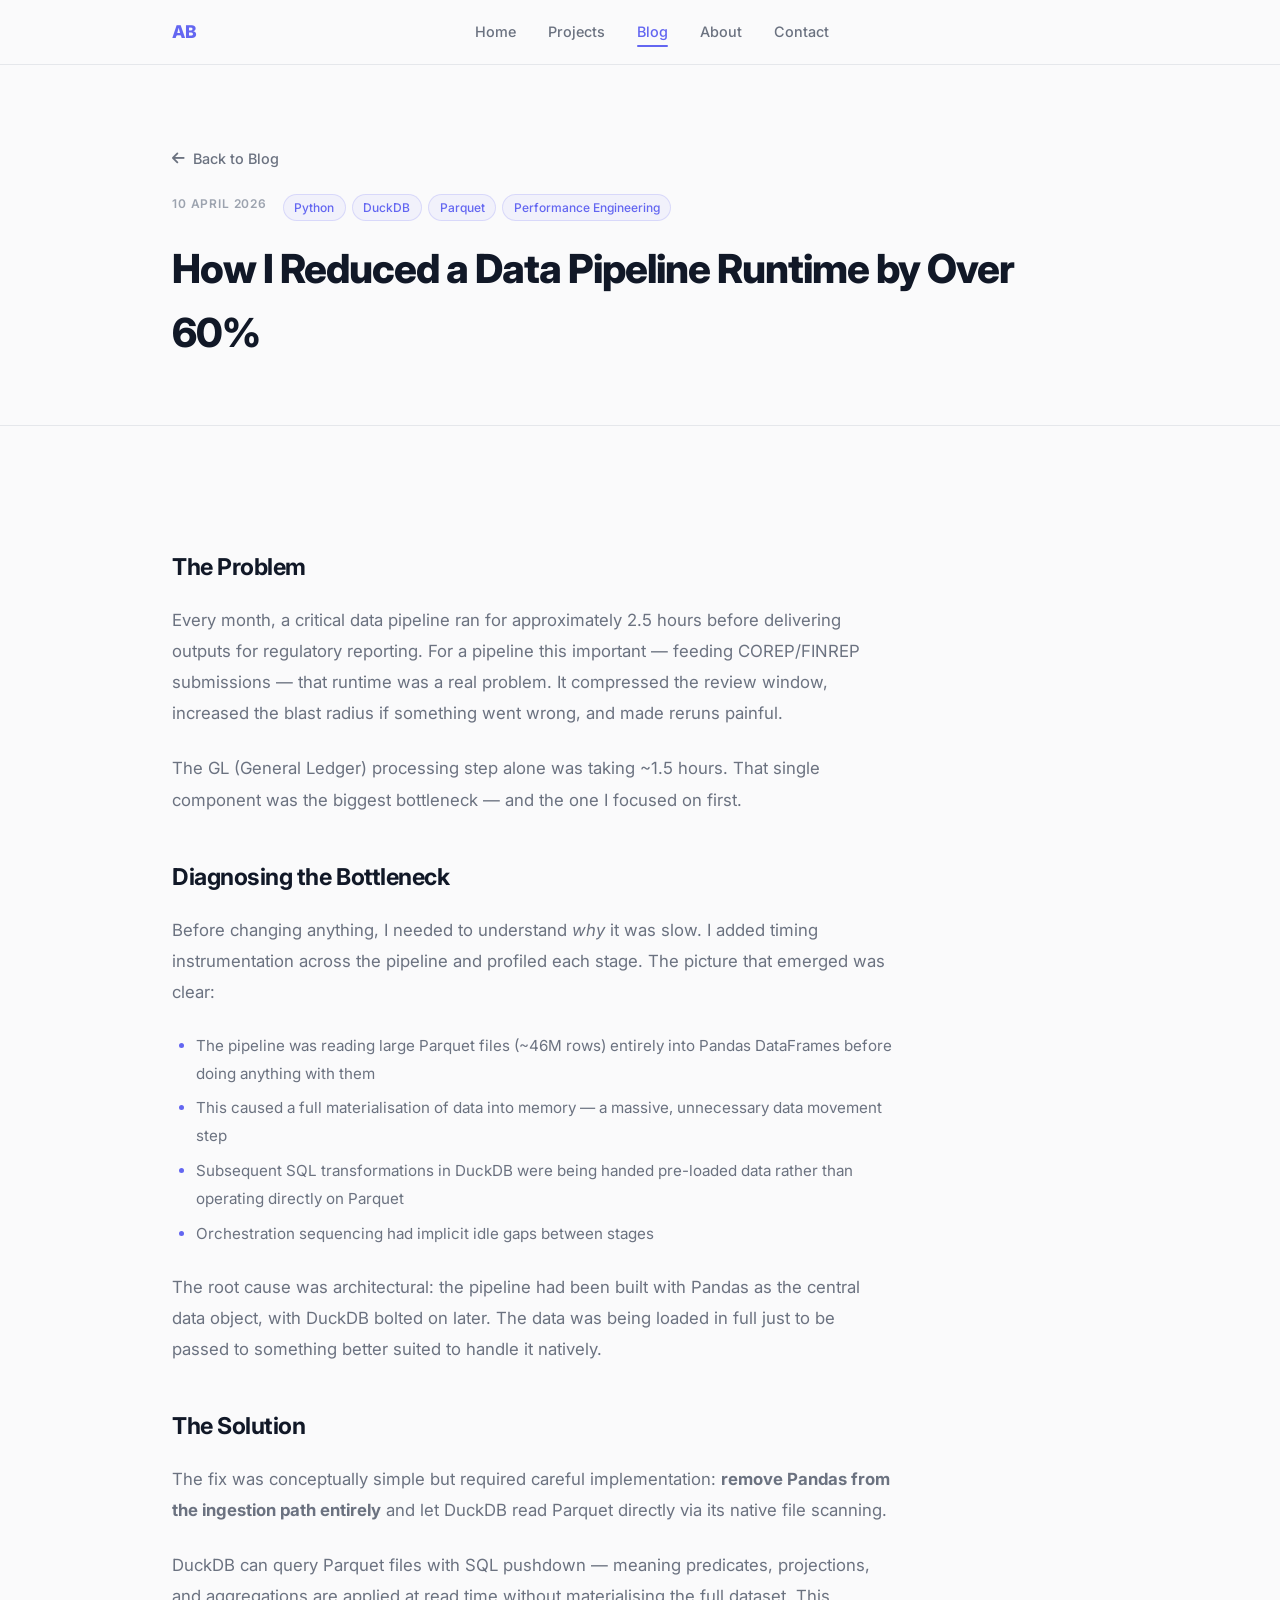
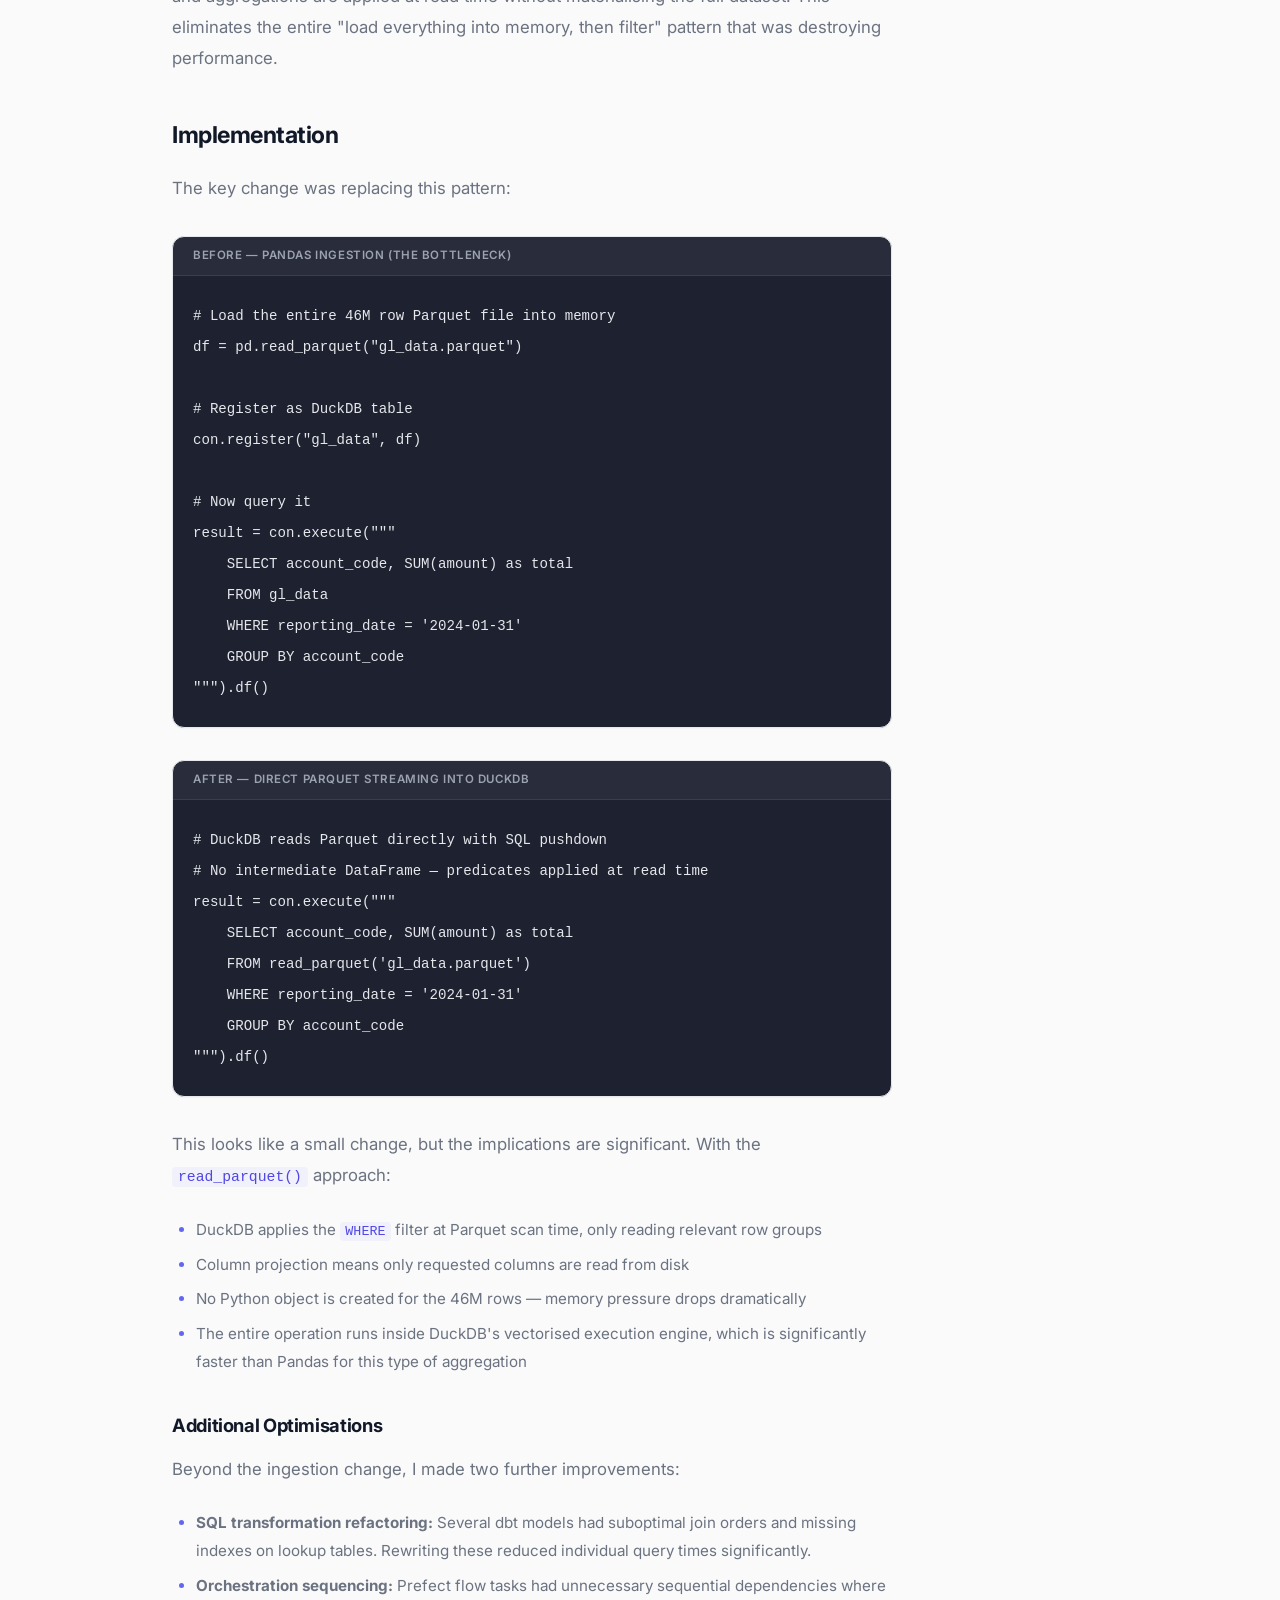
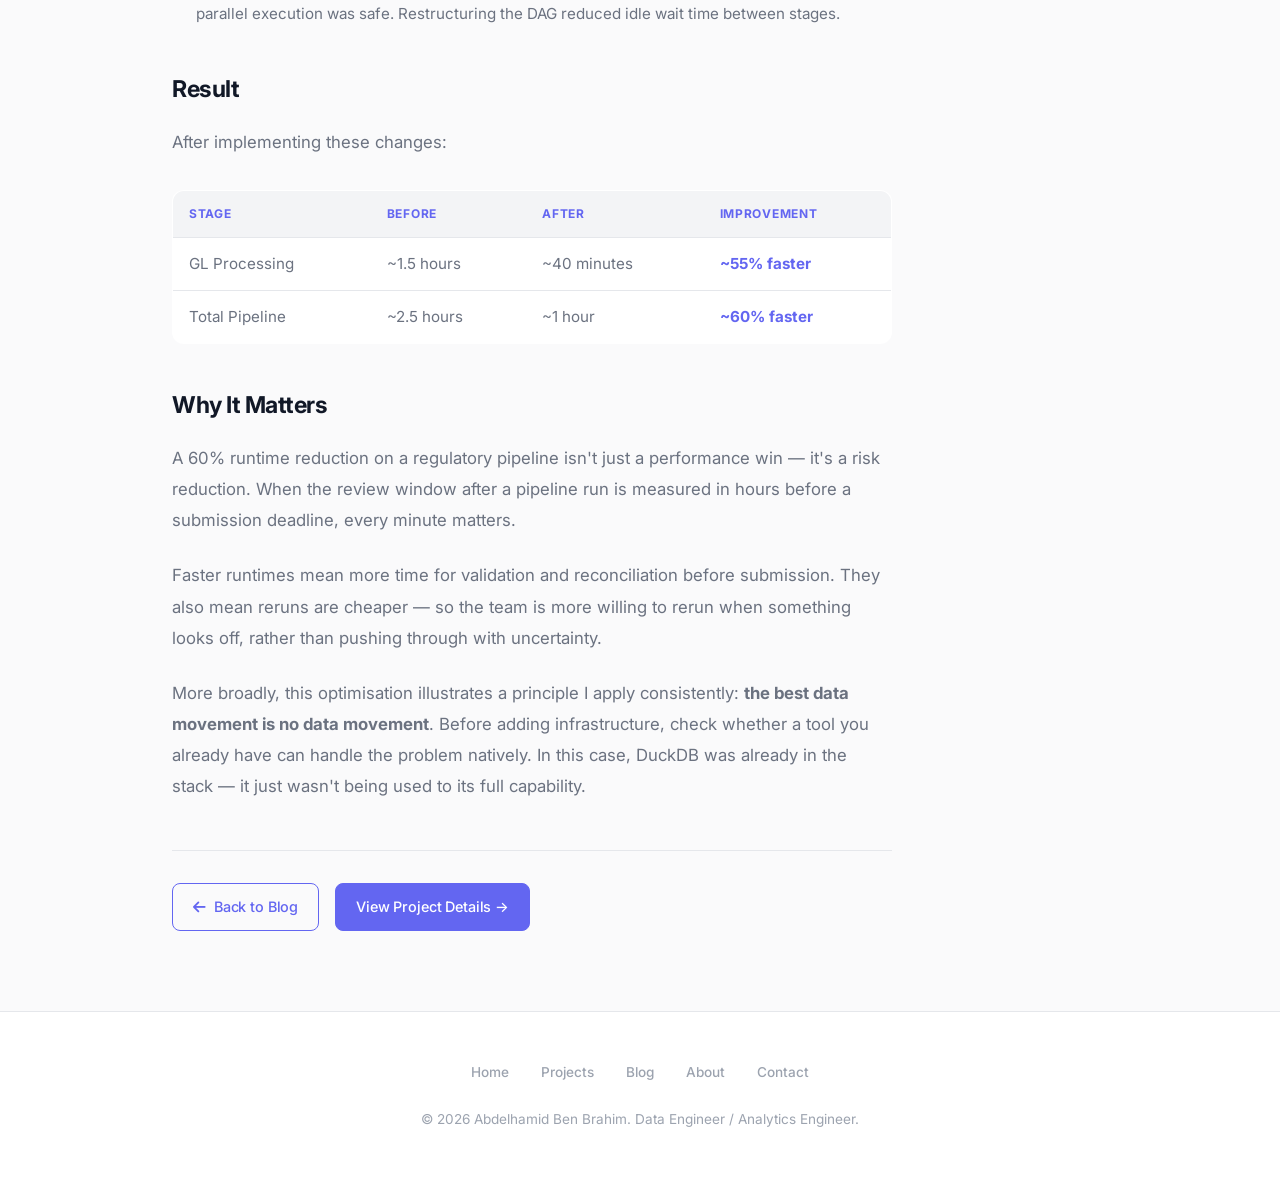
<file: blog/pipeline-optimisation.html>
<!DOCTYPE html>
<html lang="en">

<head>
    <meta charset="UTF-8">
    <meta name="viewport" content="width=device-width, initial-scale=1.0">
    <title>How I Reduced a Data Pipeline Runtime by Over 60%</title>
    <meta name="description"
        content="A deep dive into diagnosing and eliminating bottlenecks in a large-scale regulatory data pipeline — replacing Pandas ingestion with direct Parquet-to-DuckDB streaming.">
    <meta property="og:type" content="article">
    <meta property="og:title" content="How I Reduced a Data Pipeline Runtime by Over 60%">
    <meta property="og:description" content="A deep dive into diagnosing and eliminating bottlenecks in a large-scale regulatory data pipeline — replacing Pandas ingestion with direct Parquet-to-DuckDB streaming.">
    <meta property="og:url" content="https://tonpazoldyck.github.io/ABswebpage/blog/pipeline-optimisation.html">
    <link rel="icon" type="image/svg+xml" href="../assets/favicon.svg">

    <!-- Google Fonts -->
    <link rel="preconnect" href="https://fonts.googleapis.com">
    <link rel="preconnect" href="https://fonts.gstatic.com" crossorigin>
    <link href="https://fonts.googleapis.com/css2?family=Inter:wght@400;500;600;700;800&display=swap" rel="stylesheet">

    <!-- FontAwesome -->
    <link rel="stylesheet" href="https://cdnjs.cloudflare.com/ajax/libs/font-awesome/6.4.0/css/all.min.css">

    <!-- Custom CSS -->
    <link rel="stylesheet" href="../assets/css/styles.css">
</head>

<body>

    <!-- Navbar -->
    <nav class="navbar">
        <div class="container">
            <a href="../index.html" class="nav-brand">AB</a>
            <button class="nav-toggle" id="nav-toggle" aria-label="Toggle navigation">
                <span></span>
                <span></span>
                <span></span>
            </button>
            <ul class="nav-links" id="nav-links">
                <li><a href="../index.html">Home</a></li>
                <li><a href="../projects.html">Projects</a></li>
                <li><a href="../blog.html" class="nav-active">Blog</a></li>
                <li><a href="../about.html">About</a></li>
                <li><a href="../contact.html">Contact</a></li>
            </ul>
            <div class="nav-overlay" id="nav-overlay"></div>
        </div>
    </nav>

    <!-- Post Header -->
    <section class="page-header">
        <div class="container">
            <a href="../blog.html" class="back-link"><i class="fa-solid fa-arrow-left"></i> Back to Blog</a>
            <div class="post-meta-row">
                <span class="blog-date">10 April 2026</span>
                <div class="post-tags">
                    <span class="tag">Python</span>
                    <span class="tag">DuckDB</span>
                    <span class="tag">Parquet</span>
                    <span class="tag">Performance Engineering</span>
                </div>
            </div>
            <h1>How I Reduced a Data Pipeline Runtime by Over 60%</h1>
        </div>
    </section>

    <!-- Post Content -->
    <section>
        <div class="container">
            <article class="post-content">

                <h2>The Problem</h2>
                <p>Every month, a critical data pipeline ran for approximately 2.5 hours before delivering outputs for
                    regulatory reporting. For a pipeline this important — feeding COREP/FINREP submissions — that
                    runtime was a real problem. It compressed the review window, increased the blast radius if something
                    went wrong, and made reruns painful.</p>
                <p>The GL (General Ledger) processing step alone was taking ~1.5 hours. That single component was the
                    biggest bottleneck — and the one I focused on first.</p>

                <h2>Diagnosing the Bottleneck</h2>
                <p>Before changing anything, I needed to understand <em>why</em> it was slow. I added timing
                    instrumentation across the pipeline and profiled each stage. The picture that emerged was clear:</p>
                <ul class="bullet-list">
                    <li>The pipeline was reading large Parquet files (~46M rows) entirely into Pandas DataFrames before
                        doing anything with them</li>
                    <li>This caused a full materialisation of data into memory — a massive, unnecessary data movement
                        step</li>
                    <li>Subsequent SQL transformations in DuckDB were being handed pre-loaded data rather than operating
                        directly on Parquet</li>
                    <li>Orchestration sequencing had implicit idle gaps between stages</li>
                </ul>
                <p>The root cause was architectural: the pipeline had been built with Pandas as the central data object,
                    with DuckDB bolted on later. The data was being loaded in full just to be passed to something better
                    suited to handle it natively.</p>

                <h2>The Solution</h2>
                <p>The fix was conceptually simple but required careful implementation: <strong>remove Pandas from the
                        ingestion path entirely</strong> and let DuckDB read Parquet directly via its native file
                    scanning.</p>
                <p>DuckDB can query Parquet files with SQL pushdown — meaning predicates, projections, and aggregations
                    are applied at read time without materialising the full dataset. This eliminates the entire "load
                    everything into memory, then filter" pattern that was destroying performance.</p>

                <h2>Implementation</h2>
                <p>The key change was replacing this pattern:</p>

                <div class="code-block">
                    <div class="code-label">Before — Pandas ingestion (the bottleneck)</div>
                    <pre><code># Load the entire 46M row Parquet file into memory
df = pd.read_parquet("gl_data.parquet")

# Register as DuckDB table
con.register("gl_data", df)

# Now query it
result = con.execute("""
    SELECT account_code, SUM(amount) as total
    FROM gl_data
    WHERE reporting_date = '2024-01-31'
    GROUP BY account_code
""").df()</code></pre>
                </div>

                <div class="code-block">
                    <div class="code-label">After — Direct Parquet streaming into DuckDB</div>
                    <pre><code># DuckDB reads Parquet directly with SQL pushdown
# No intermediate DataFrame — predicates applied at read time
result = con.execute("""
    SELECT account_code, SUM(amount) as total
    FROM read_parquet('gl_data.parquet')
    WHERE reporting_date = '2024-01-31'
    GROUP BY account_code
""").df()</code></pre>
                </div>

                <p>This looks like a small change, but the implications are significant. With the
                    <code>read_parquet()</code> approach:</p>
                <ul class="bullet-list">
                    <li>DuckDB applies the <code>WHERE</code> filter at Parquet scan time, only reading relevant row
                        groups</li>
                    <li>Column projection means only requested columns are read from disk</li>
                    <li>No Python object is created for the 46M rows — memory pressure drops dramatically</li>
                    <li>The entire operation runs inside DuckDB's vectorised execution engine, which is significantly
                        faster than Pandas for this type of aggregation</li>
                </ul>

                <h3>Additional Optimisations</h3>
                <p>Beyond the ingestion change, I made two further improvements:</p>
                <ul class="bullet-list">
                    <li><strong>SQL transformation refactoring:</strong> Several dbt models had suboptimal join orders
                        and missing indexes on lookup tables. Rewriting these reduced individual query times
                        significantly.</li>
                    <li><strong>Orchestration sequencing:</strong> Prefect flow tasks had unnecessary sequential
                        dependencies where parallel execution was safe. Restructuring the DAG reduced idle wait time
                        between stages.</li>
                </ul>

                <h2>Result</h2>
                <p>After implementing these changes:</p>

                <div class="result-table">
                    <table>
                        <thead>
                            <tr>
                                <th>Stage</th>
                                <th>Before</th>
                                <th>After</th>
                                <th>Improvement</th>
                            </tr>
                        </thead>
                        <tbody>
                            <tr>
                                <td>GL Processing</td>
                                <td>~1.5 hours</td>
                                <td>~40 minutes</td>
                                <td><strong>~55% faster</strong></td>
                            </tr>
                            <tr>
                                <td>Total Pipeline</td>
                                <td>~2.5 hours</td>
                                <td>~1 hour</td>
                                <td><strong>~60% faster</strong></td>
                            </tr>
                        </tbody>
                    </table>
                </div>

                <h2>Why It Matters</h2>
                <p>A 60% runtime reduction on a regulatory pipeline isn't just a performance win — it's a risk
                    reduction. When the review window after a pipeline run is measured in hours before a submission
                    deadline, every minute matters.</p>
                <p>Faster runtimes mean more time for validation and reconciliation before submission. They also mean
                    reruns are cheaper — so the team is more willing to rerun when something looks off, rather than
                    pushing through with uncertainty.</p>
                <p>More broadly, this optimisation illustrates a principle I apply consistently: <strong>the best data
                        movement is no data movement</strong>. Before adding infrastructure, check whether a tool you
                    already have can handle the problem natively. In this case, DuckDB was already in the stack — it
                    just wasn't being used to its full capability.</p>

                <div class="post-footer">
                    <a href="../blog.html" class="btn btn-outline"><i class="fa-solid fa-arrow-left"></i> Back to
                        Blog</a>
                    <a href="../projects.html#pipeline-optimisation" class="btn">View Project Details &rarr;</a>
                </div>

            </article>
        </div>
    </section>

    <!-- Footer -->
    <footer>
        <div class="container">
            <ul class="nav-links" style="justify-content: center; margin-bottom: 1.5rem;">
                <li><a href="../index.html">Home</a></li>
                <li><a href="../projects.html">Projects</a></li>
                <li><a href="../blog.html">Blog</a></li>
                <li><a href="../about.html">About</a></li>
                <li><a href="../contact.html">Contact</a></li>
            </ul>
            <p>&copy; 2026 Abdelhamid Ben Brahim. Data Engineer / Analytics Engineer.</p>
        </div>
    </footer>

    <script>
        // Mobile nav toggle
        const navToggle = document.getElementById('nav-toggle');
        const navLinks = document.getElementById('nav-links');
        const navOverlay = document.getElementById('nav-overlay');

        navToggle.addEventListener('click', () => {
            navLinks.classList.toggle('active');
            navOverlay.classList.toggle('active');
        });

        navOverlay.addEventListener('click', () => {
            navLinks.classList.remove('active');
            navOverlay.classList.remove('active');
        });
    </script>

</body>

</html>
</file>
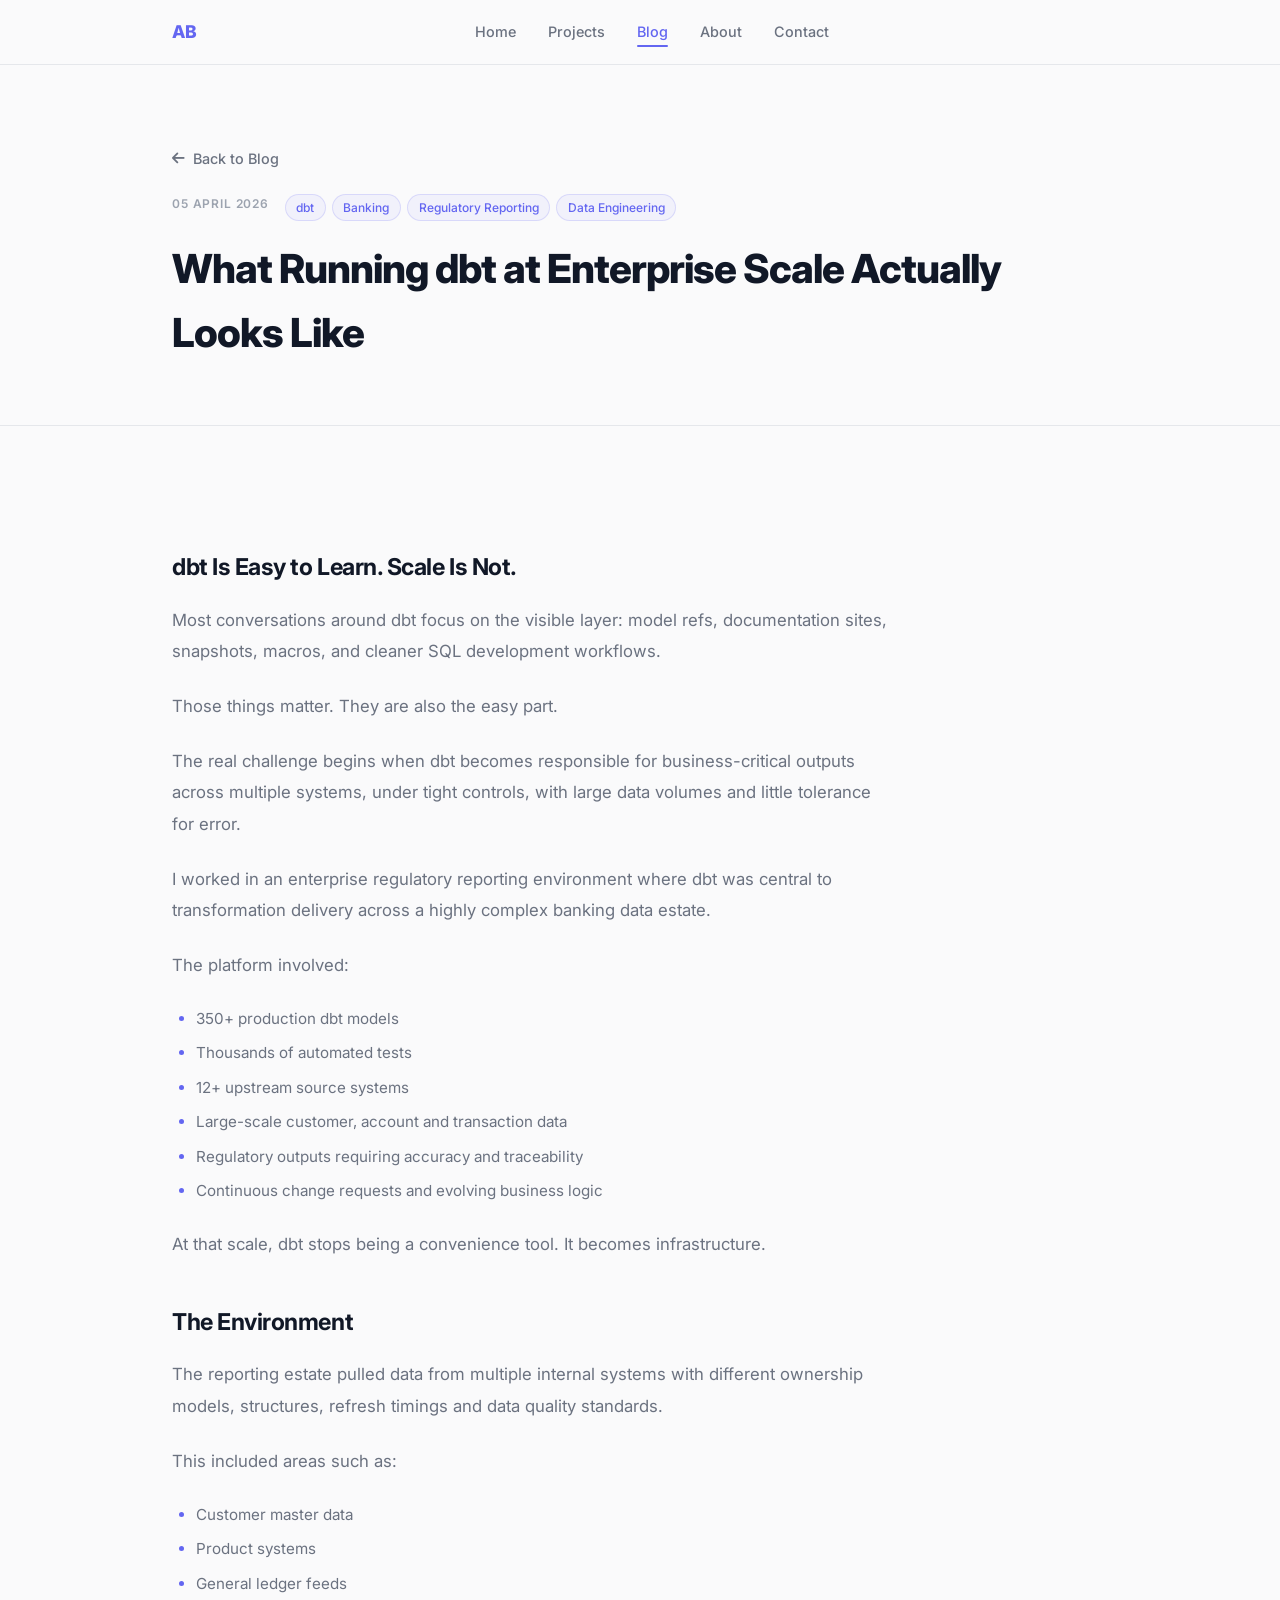
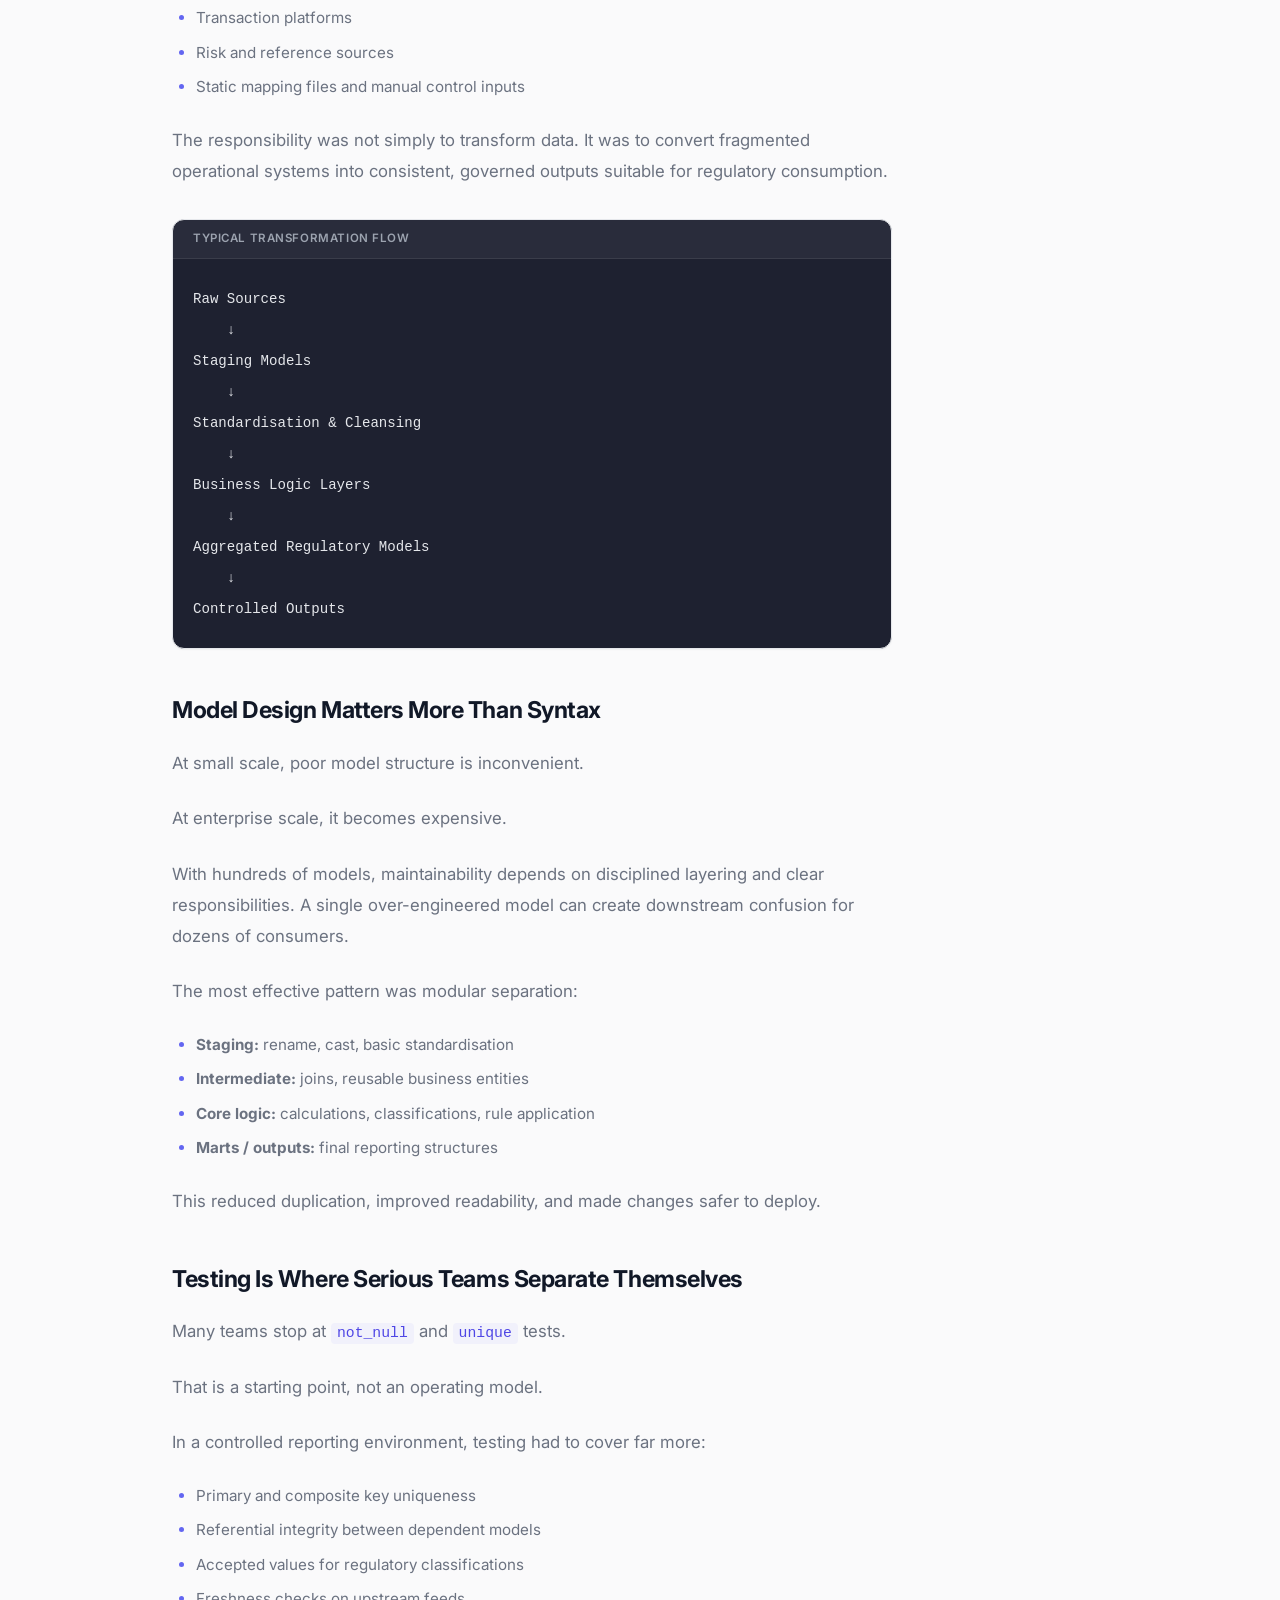
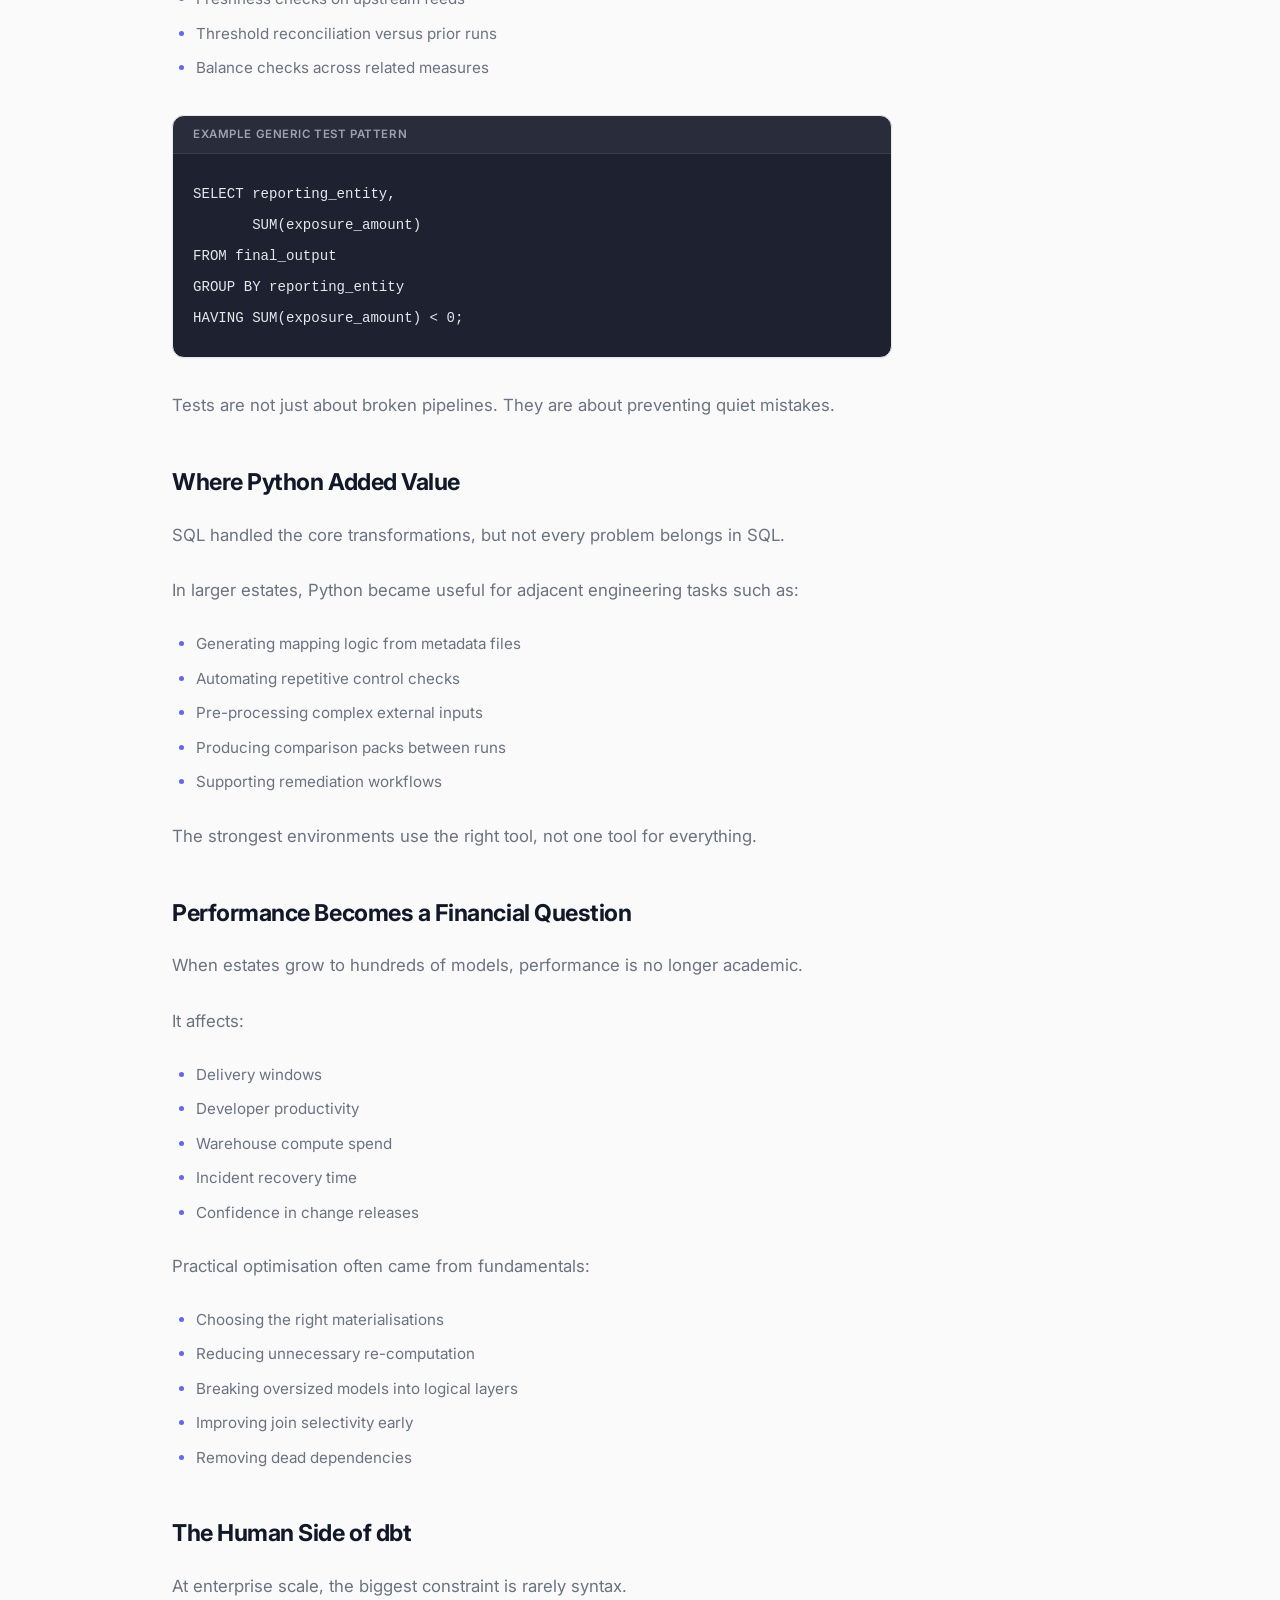
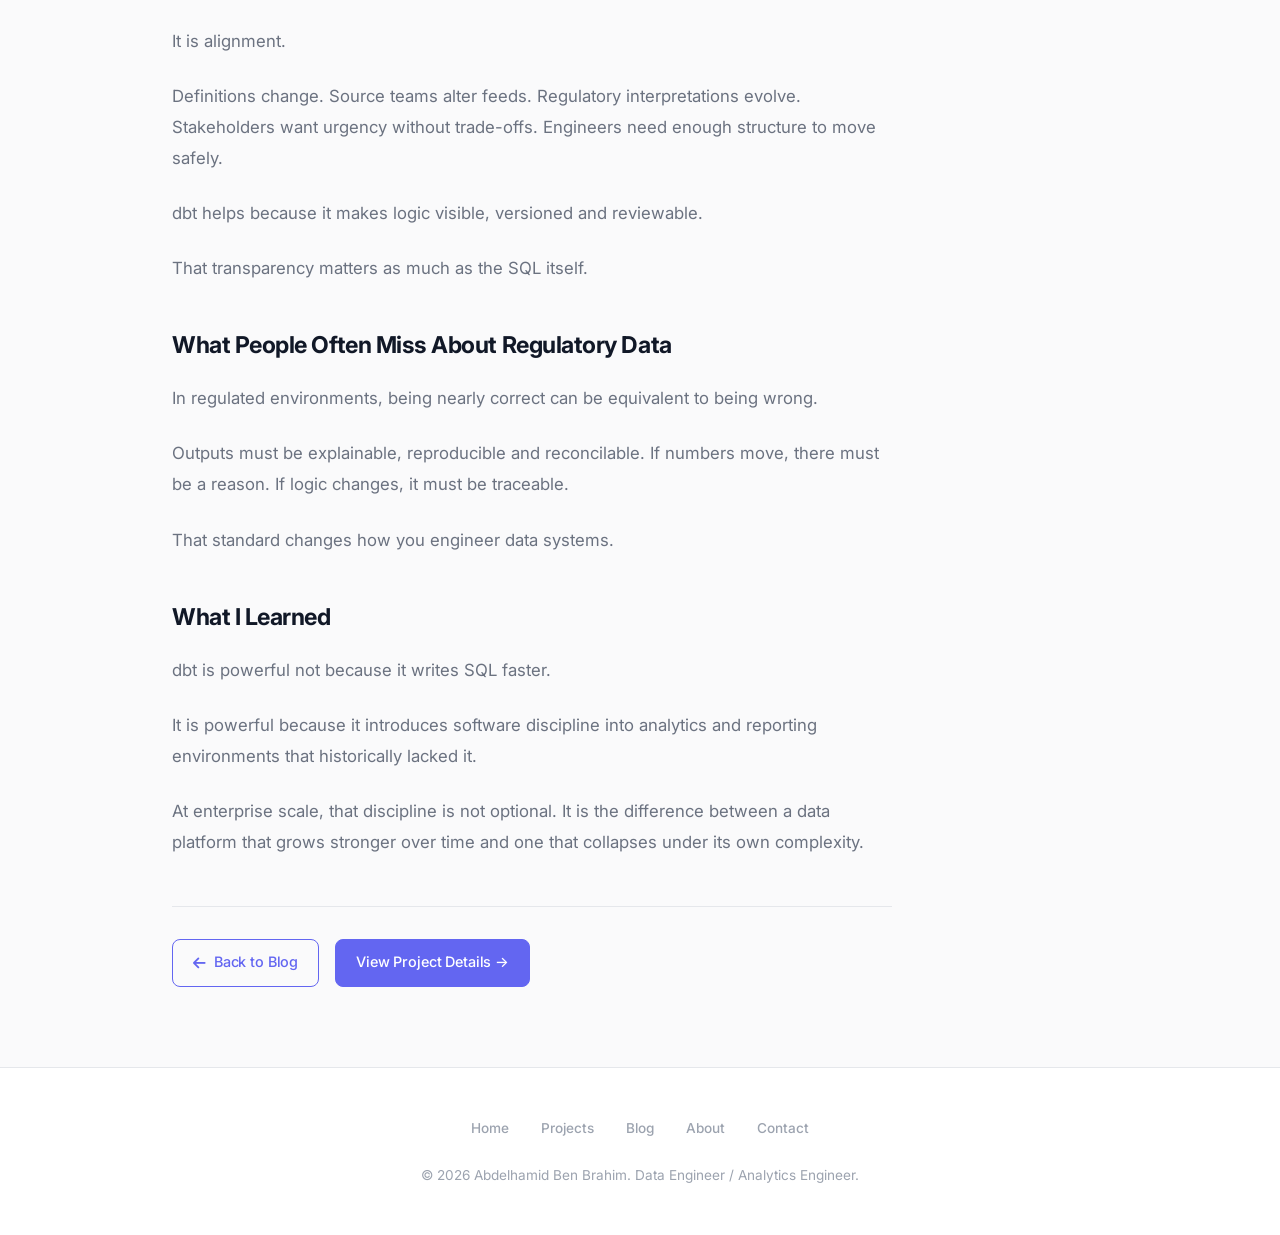
<file: blog/running-dbt-blog.html>
<!DOCTYPE html>
<html lang="en">

<head>
    <meta charset="UTF-8">
    <meta name="viewport" content="width=device-width, initial-scale=1.0">
    <title>What Running dbt at Enterprise Scale Actually Looks Like - Abdelhamid Ben Brahim</title>
    <meta name="description"
        content="A technical deep dive into operating dbt in a large-scale regulatory reporting environment with 350+ models, thousands of tests, 12+ source systems, and enterprise-grade data controls.">
    <meta property="og:type" content="article">
    <meta property="og:title" content="What Running dbt at Enterprise Scale Actually Looks Like">
    <meta property="og:description" content="A technical deep dive into operating dbt in a large-scale regulatory reporting environment with 350+ models, thousands of tests, 12+ source systems, and enterprise-grade data controls.">
    <meta property="og:url" content="https://tonpazoldyck.github.io/ABswebpage/blog/running-dbt-blog.html">
    <link rel="icon" type="image/svg+xml" href="../assets/favicon.svg">

    <!-- Google Fonts -->
    <link rel="preconnect" href="https://fonts.googleapis.com">
    <link rel="preconnect" href="https://fonts.gstatic.com" crossorigin>
    <link href="https://fonts.googleapis.com/css2?family=Inter:wght@400;500;600;700;800&display=swap" rel="stylesheet">

    <!-- FontAwesome -->
    <link rel="stylesheet" href="https://cdnjs.cloudflare.com/ajax/libs/font-awesome/6.4.0/css/all.min.css">

    <!-- Custom CSS -->
    <link rel="stylesheet" href="../assets/css/styles.css">
</head>

<body>

    <!-- Navbar -->
    <nav class="navbar">
        <div class="container">
            <a href="../index.html" class="nav-brand">AB</a>

            <button class="nav-toggle" id="nav-toggle" aria-label="Toggle navigation">
                <span></span>
                <span></span>
                <span></span>
            </button>

            <ul class="nav-links" id="nav-links">
                <li><a href="../index.html">Home</a></li>
                <li><a href="../projects.html">Projects</a></li>
                <li><a href="../blog.html" class="nav-active">Blog</a></li>
                <li><a href="../about.html">About</a></li>
                <li><a href="../contact.html">Contact</a></li>
            </ul>

            <div class="nav-overlay" id="nav-overlay"></div>
        </div>
    </nav>

    <!-- Header -->
    <section class="page-header">
        <div class="container">
            <a href="../blog.html" class="back-link"><i class="fa-solid fa-arrow-left"></i> Back to Blog</a>

            <div class="post-meta-row">
                <span class="blog-date">05 April 2026</span>

                <div class="post-tags">
                    <span class="tag">dbt</span>
                    <span class="tag">Banking</span>
                    <span class="tag">Regulatory Reporting</span>
                    <span class="tag">Data Engineering</span>
                </div>
            </div>

            <h1>What Running dbt at Enterprise Scale Actually Looks Like</h1>
        </div>
    </section>

    <!-- Content -->
    <section>
        <div class="container">
            <article class="post-content">

                <h2>dbt Is Easy to Learn. Scale Is Not.</h2>

                <p>Most conversations around dbt focus on the visible layer: model refs, documentation sites, snapshots,
                    macros, and cleaner SQL development workflows.</p>

                <p>Those things matter. They are also the easy part.</p>

                <p>The real challenge begins when dbt becomes responsible for business-critical outputs across multiple
                    systems, under tight controls, with large data volumes and little tolerance for error.</p>

                <p>I worked in an enterprise regulatory reporting environment where dbt was central to transformation
                    delivery across a highly complex banking data estate.</p>

                <p>The platform involved:</p>

                <ul class="bullet-list">
                    <li>350+ production dbt models</li>
                    <li>Thousands of automated tests</li>
                    <li>12+ upstream source systems</li>
                    <li>Large-scale customer, account and transaction data</li>
                    <li>Regulatory outputs requiring accuracy and traceability</li>
                    <li>Continuous change requests and evolving business logic</li>
                </ul>

                <p>At that scale, dbt stops being a convenience tool. It becomes infrastructure.</p>

                <h2>The Environment</h2>

                <p>The reporting estate pulled data from multiple internal systems with different ownership models,
                    structures, refresh timings and data quality standards.</p>

                <p>This included areas such as:</p>

                <ul class="bullet-list">
                    <li>Customer master data</li>
                    <li>Product systems</li>
                    <li>General ledger feeds</li>
                    <li>Transaction platforms</li>
                    <li>Risk and reference sources</li>
                    <li>Static mapping files and manual control inputs</li>
                </ul>

                <p>The responsibility was not simply to transform data. It was to convert fragmented operational systems
                    into consistent, governed outputs suitable for regulatory consumption.</p>

                <div class="code-block">
                    <div class="code-label">Typical Transformation Flow</div>
                    <pre><code>Raw Sources
    ↓
Staging Models
    ↓
Standardisation & Cleansing
    ↓
Business Logic Layers
    ↓
Aggregated Regulatory Models
    ↓
Controlled Outputs</code></pre>
                </div>

                <h2>Model Design Matters More Than Syntax</h2>

                <p>At small scale, poor model structure is inconvenient.</p>

                <p>At enterprise scale, it becomes expensive.</p>

                <p>With hundreds of models, maintainability depends on disciplined layering and clear responsibilities.
                    A single over-engineered model can create downstream confusion for dozens of consumers.</p>

                <p>The most effective pattern was modular separation:</p>

                <ul class="bullet-list">
                    <li><strong>Staging:</strong> rename, cast, basic standardisation</li>
                    <li><strong>Intermediate:</strong> joins, reusable business entities</li>
                    <li><strong>Core logic:</strong> calculations, classifications, rule application</li>
                    <li><strong>Marts / outputs:</strong> final reporting structures</li>
                </ul>

                <p>This reduced duplication, improved readability, and made changes safer to deploy.</p>

                <h2>Testing Is Where Serious Teams Separate Themselves</h2>

                <p>Many teams stop at <code>not_null</code> and <code>unique</code> tests.</p>

                <p>That is a starting point, not an operating model.</p>

                <p>In a controlled reporting environment, testing had to cover far more:</p>

                <ul class="bullet-list">
                    <li>Primary and composite key uniqueness</li>
                    <li>Referential integrity between dependent models</li>
                    <li>Accepted values for regulatory classifications</li>
                    <li>Freshness checks on upstream feeds</li>
                    <li>Threshold reconciliation versus prior runs</li>
                    <li>Balance checks across related measures</li>
                </ul>

                <div class="code-block">
                    <div class="code-label">Example Generic Test Pattern</div>
                    <pre><code>SELECT reporting_entity,
       SUM(exposure_amount)
FROM final_output
GROUP BY reporting_entity
HAVING SUM(exposure_amount) &lt; 0;</code></pre>
                </div>

                <p>Tests are not just about broken pipelines. They are about preventing quiet mistakes.</p>

                <h2>Where Python Added Value</h2>

                <p>SQL handled the core transformations, but not every problem belongs in SQL.</p>

                <p>In larger estates, Python became useful for adjacent engineering tasks such as:</p>

                <ul class="bullet-list">
                    <li>Generating mapping logic from metadata files</li>
                    <li>Automating repetitive control checks</li>
                    <li>Pre-processing complex external inputs</li>
                    <li>Producing comparison packs between runs</li>
                    <li>Supporting remediation workflows</li>
                </ul>

                <p>The strongest environments use the right tool, not one tool for everything.</p>

                <h2>Performance Becomes a Financial Question</h2>

                <p>When estates grow to hundreds of models, performance is no longer academic.</p>

                <p>It affects:</p>

                <ul class="bullet-list">
                    <li>Delivery windows</li>
                    <li>Developer productivity</li>
                    <li>Warehouse compute spend</li>
                    <li>Incident recovery time</li>
                    <li>Confidence in change releases</li>
                </ul>

                <p>Practical optimisation often came from fundamentals:</p>

                <ul class="bullet-list">
                    <li>Choosing the right materialisations</li>
                    <li>Reducing unnecessary re-computation</li>
                    <li>Breaking oversized models into logical layers</li>
                    <li>Improving join selectivity early</li>
                    <li>Removing dead dependencies</li>
                </ul>

                <h2>The Human Side of dbt</h2>

                <p>At enterprise scale, the biggest constraint is rarely syntax.</p>

                <p>It is alignment.</p>

                <p>Definitions change. Source teams alter feeds. Regulatory interpretations evolve. Stakeholders want
                    urgency without trade-offs. Engineers need enough structure to move safely.</p>

                <p>dbt helps because it makes logic visible, versioned and reviewable.</p>

                <p>That transparency matters as much as the SQL itself.</p>

                <h2>What People Often Miss About Regulatory Data</h2>

                <p>In regulated environments, being nearly correct can be equivalent to being wrong.</p>

                <p>Outputs must be explainable, reproducible and reconcilable. If numbers move, there must be a reason.
                    If logic changes, it must be traceable.</p>

                <p>That standard changes how you engineer data systems.</p>

                <h2>What I Learned</h2>

                <p>dbt is powerful not because it writes SQL faster.</p>

                <p>It is powerful because it introduces software discipline into analytics and reporting environments
                    that historically lacked it.</p>

                <p>At enterprise scale, that discipline is not optional. It is the difference between a data platform
                    that grows stronger over time and one that collapses under its own complexity.</p>

                <div class="post-footer">
                    <a href="../blog.html" class="btn btn-outline"><i class="fa-solid fa-arrow-left"></i> Back to
                        Blog</a>
                    <a href="../projects.html#regulatory-system" class="btn">View Project Details &rarr;</a>
                </div>

            </article>
        </div>
    </section>

    <!-- Footer -->
    <footer>
        <div class="container">
            <ul class="nav-links" style="justify-content:center; margin-bottom:1.5rem;">
                <li><a href="../index.html">Home</a></li>
                <li><a href="../projects.html">Projects</a></li>
                <li><a href="../blog.html">Blog</a></li>
                <li><a href="../about.html">About</a></li>
                <li><a href="../contact.html">Contact</a></li>
            </ul>

            <p>&copy; 2026 Abdelhamid Ben Brahim. Data Engineer / Analytics Engineer.</p>
        </div>
    </footer>

    <script>
        const navToggle = document.getElementById('nav-toggle');
        const navLinks = document.getElementById('nav-links');
        const navOverlay = document.getElementById('nav-overlay');

        navToggle.addEventListener('click', () => {
            navLinks.classList.toggle('active');
            navOverlay.classList.toggle('active');
        });

        navOverlay.addEventListener('click', () => {
            navLinks.classList.remove('active');
            navOverlay.classList.remove('active');
        });
    </script>

</body>

</html>
</file>
<file: assets/css/styles.css>
/* ─────────────────────────────────────────
   DESIGN TOKENS — LIGHT MINIMAL SYSTEM
   Inspired by: Notion / Linear / Stripe docs
───────────────────────────────────────── */
:root {
  /* Backgrounds */
  --bg-main: #FAFAFB;
  --bg-card: #FFFFFF;
  --bg-surface: #F3F4F6;

  /* Accent — Indigo only */
  --accent: #6366F1;
  --accent-hover: #4F46E5;
  --accent-subtle: rgba(99, 102, 241, 0.06);
  --accent-subtle-mid: rgba(99, 102, 241, 0.12);

  /* Text */
  --text-primary: #111827;
  --text-secondary: #6B7280;
  --text-muted: #9CA3AF;

  /* Borders */
  --border-color: #E5E7EB;
  --border-hover: rgba(99, 102, 241, 0.35);

  /* Shadows — very restrained */
  --shadow-sm: 0 1px 2px rgba(0, 0, 0, 0.04);
  --shadow-md: 0 4px 12px rgba(0, 0, 0, 0.06);
  --shadow-lg: 0 8px 24px rgba(0, 0, 0, 0.08);

  /* Radius */
  --radius: 12px;
  --radius-sm: 8px;

  /* Layout */
  --layout-width: 1000px;

  /* Transitions */
  --transition: 180ms ease;
}

/* ─────────────────────────────────────────
   RESET & BASE
───────────────────────────────────────── */
* {
  box-sizing: border-box;
  margin: 0;
  padding: 0;
}

html {
  scroll-behavior: smooth;
  scroll-padding-top: 5rem;
}

body {
  font-family: 'Inter', -apple-system, BlinkMacSystemFont, 'Segoe UI', sans-serif;
  color: var(--text-primary);
  background-color: var(--bg-main);
  line-height: 1.6;
  -webkit-font-smoothing: antialiased;
  -moz-osx-font-smoothing: grayscale;
}

/* ─────────────────────────────────────────
   TYPOGRAPHY
───────────────────────────────────────── */
h1, h2, h3, h4 {
  color: var(--text-primary);
  font-weight: 700;
  margin-bottom: 0.5rem;
  letter-spacing: -0.02em;
}

p {
  margin-bottom: 1rem;
  color: var(--text-secondary);
}

a {
  color: var(--accent);
  text-decoration: none;
  transition: color var(--transition);
}

a:hover {
  color: var(--accent-hover);
  text-decoration: none;
}

ul.bullet-list {
  padding-left: 1.5rem;
  margin-bottom: 1rem;
}

ul.bullet-list li {
  margin-bottom: 0.4rem;
  color: var(--text-secondary);
  font-size: 0.95rem;
}

ul.bullet-list li::marker {
  color: var(--accent);
}

/* ─────────────────────────────────────────
   LAYOUT
───────────────────────────────────────── */
.container {
  max-width: var(--layout-width);
  margin: 0 auto;
  padding: 0 2rem;
}

section {
  padding: 5rem 0;
}

/* ─────────────────────────────────────────
   NAVBAR
───────────────────────────────────────── */
.navbar {
  position: sticky;
  top: 0;
  background-color: rgba(250, 250, 251, 0.9);
  backdrop-filter: blur(12px);
  -webkit-backdrop-filter: blur(12px);
  border-bottom: 1px solid var(--border-color);
  z-index: 1000;
}

.navbar .container {
  display: flex;
  justify-content: space-between;
  align-items: center;
  height: 4rem;
}

.nav-brand {
  font-weight: 800;
  font-size: 1.1rem;
  color: var(--accent);
  letter-spacing: -0.02em;
  text-decoration: none;
  transition: color var(--transition);
}

.nav-brand:hover {
  text-decoration: none;
  color: var(--accent-hover);
}

.nav-links {
  display: flex;
  gap: 2rem;
  list-style: none;
  padding: 0;
  margin: 0;
}

.nav-links a {
  color: var(--text-secondary);
  font-weight: 500;
  font-size: 0.9rem;
  text-decoration: none;
  transition: color var(--transition);
  position: relative;
  padding: 0.15rem 0;
}

/* Underline indicator */
.nav-links a::after {
  content: '';
  position: absolute;
  bottom: -4px;
  left: 0;
  width: 0;
  height: 2px;
  background: var(--accent);
  border-radius: 2px;
  transition: width var(--transition);
}

.nav-links a:hover::after,
.nav-links a.nav-active::after {
  width: 100%;
}

.nav-links a:hover,
.nav-links a.nav-active {
  color: var(--text-primary);
  text-decoration: none;
}

.nav-links a.nav-active {
  color: var(--accent);
}

/* Mobile Nav Toggle */
.nav-toggle {
  display: none;
  background: none;
  border: none;
  cursor: pointer;
  padding: 0.5rem;
  z-index: 1001;
}

.nav-toggle span {
  display: block;
  width: 22px;
  height: 2px;
  background: var(--text-primary);
  margin: 5px 0;
  transition: all var(--transition);
  border-radius: 2px;
}

/* ─────────────────────────────────────────
   HERO SECTION
───────────────────────────────────────── */
.hero {
  padding: 8rem 0 5rem;
  border-bottom: 1px solid var(--border-color);
}

.hero h1 {
  font-size: 3.25rem;
  font-weight: 800;
  letter-spacing: -0.035em;
  margin-bottom: 0.35rem;
  color: var(--text-primary);
  line-height: 1.15;
}

.hero h2 {
  font-size: 1.15rem;
  color: var(--accent);
  margin-bottom: 1.5rem;
  font-weight: 600;
  letter-spacing: -0.01em;
}

/* Accent left-border statement */
.hero-statement {
  font-size: 1.1rem;
  color: var(--text-secondary);
  max-width: 640px;
  line-height: 1.75;
  border-left: 3px solid var(--accent);
  padding-left: 1.25rem;
  margin-top: 1.75rem;
}

/* ─────────────────────────────────────────
   HERO SOCIALS
───────────────────────────────────────── */
.hero-socials {
  display: flex;
  gap: 0.75rem;
  margin-top: 1.75rem;
  align-items: center;
}

.hero-social-link {
  display: inline-flex;
  align-items: center;
  justify-content: center;
  width: 2.25rem;
  height: 2.25rem;
  border-radius: 50%;
  border: 1.5px solid var(--border-color);
  color: var(--text-secondary);
  font-size: 1rem;
  text-decoration: none;
  transition: all var(--transition);
  background: var(--bg-card);
}

.hero-social-link:hover {
  border-color: var(--accent);
  color: var(--accent);
  background: var(--accent-subtle);
  text-decoration: none;
  transform: translateY(-2px);
}

/* ─────────────────────────────────────────
   PAGE HEADER (inner pages)
───────────────────────────────────────── */
.page-header {
  padding: 5rem 0 3rem;
  border-bottom: 1px solid var(--border-color);
}

.page-header h1 {
  font-size: 2.5rem;
  font-weight: 800;
  letter-spacing: -0.025em;
  margin-bottom: 0.75rem;
}

.page-subtitle {
  color: var(--text-secondary);
  font-size: 1.05rem;
  max-width: 600px;
  line-height: 1.65;
  margin-bottom: 0;
}

/* ─────────────────────────────────────────
   SECTION TITLE — with accent left-border
───────────────────────────────────────── */
.section-title {
  font-size: 1.6rem;
  margin-bottom: 2rem;
  color: var(--text-primary);
  display: flex;
  align-items: center;
  gap: 0.75rem;
  letter-spacing: -0.02em;
}

/* Accent line micro-accent */
.section-title::before {
  content: '';
  display: inline-block;
  width: 4px;
  height: 1.4em;
  background: var(--accent);
  border-radius: 2px;
  flex-shrink: 0;
}

/* ─────────────────────────────────────────
   ABOUT (SHORT - HOMEPAGE)
───────────────────────────────────────── */
.about-short-section {
  padding-top: 3.5rem;
  padding-bottom: 3.5rem;
  background-color: var(--bg-card);
  border-bottom: 1px solid var(--border-color);
}

.about-content {
  font-size: 1.05rem;
  color: var(--text-secondary);
  max-width: 720px;
}

.about-content p {
  color: var(--text-secondary);
}

/* ─────────────────────────────────────────
   SKILLS GRID
───────────────────────────────────────── */
.skills-section {
  background-color: var(--bg-card);
  padding: 4rem 0;
  border-top: 1px solid var(--border-color);
  border-bottom: 1px solid var(--border-color);
}

.skills-grid {
  display: grid;
  grid-template-columns: repeat(auto-fit, minmax(220px, 1fr));
  gap: 1.25rem;
  margin-top: 2rem;
}

.skill-category {
  background: var(--bg-main);
  padding: 1.5rem;
  border-radius: var(--radius);
  border: 1px solid var(--border-color);
  box-shadow: var(--shadow-sm);
  transition: border-color var(--transition), box-shadow var(--transition);
}

.skill-category:hover {
  border-color: var(--border-hover);
  box-shadow: var(--shadow-md);
}

.skill-category h3 {
  font-size: 0.82rem;
  margin-bottom: 1rem;
  color: var(--text-primary);
  display: flex;
  align-items: center;
  gap: 0.5rem;
  text-transform: uppercase;
  letter-spacing: 0.05em;
  font-weight: 700;
}

.skill-category h3 i {
  color: var(--accent);
}

.skill-list {
  list-style: none;
  padding: 0;
}

.skill-list li {
  margin-bottom: 0.45rem;
  color: var(--text-secondary);
  position: relative;
  padding-left: 1.25rem;
  font-size: 0.9rem;
}

.skill-list li::before {
  content: '▸';
  position: absolute;
  left: 0;
  color: var(--accent);
  font-weight: bold;
}

/* ─────────────────────────────────────────
   PROJECT CARDS
───────────────────────────────────────── */
.project-card {
  display: flex;
  background-color: var(--bg-card);
  border: 1px solid var(--border-color);
  border-radius: var(--radius);
  overflow: hidden;
  margin-bottom: 2.5rem;
  box-shadow: var(--shadow-sm);
  transition: border-color var(--transition), box-shadow var(--transition), transform var(--transition);
}

.project-card:hover {
  border-color: var(--border-hover);
  box-shadow: var(--shadow-md);
  transform: translateY(-2px);
}

/* Alternating Layout */
.project-card:nth-child(even) {
  flex-direction: row-reverse;
}

.project-img {
  flex: 0 0 42%;
  overflow: hidden;
  background: var(--bg-surface);
  position: relative;
  min-height: 280px;
}

.project-img img {
  width: 100%;
  height: 100%;
  object-fit: cover;
  display: block;
  transition: transform 0.4s ease;
}

.project-card:hover .project-img img {
  transform: scale(1.03);
}

.project-content {
  flex: 1;
  padding: 2.5rem;
  display: flex;
  flex-direction: column;
  justify-content: center;
}

.project-title {
  font-size: 1.3rem;
  margin-bottom: 0.5rem;
  color: var(--text-primary);
  letter-spacing: -0.02em;
}

.project-summary {
  color: var(--text-secondary);
  margin-bottom: 1.5rem;
  font-size: 0.95rem;
  line-height: 1.7;
}

.project-section-title {
  font-size: 0.72rem;
  text-transform: uppercase;
  letter-spacing: 0.07em;
  color: var(--accent);
  margin-bottom: 0.5rem;
  margin-top: 1.25rem;
  font-weight: 700;
}

.project-tags {
  display: flex;
  flex-wrap: wrap;
  gap: 0.4rem;
  margin-top: 1.5rem;
}

.tag {
  background-color: var(--accent-subtle);
  color: var(--accent);
  border: 1px solid rgba(99, 102, 241, 0.18);
  padding: 0.2rem 0.65rem;
  border-radius: 9999px;
  font-size: 0.75rem;
  font-weight: 500;
  transition: background-color var(--transition), color var(--transition);
}

.tag:hover {
  background-color: var(--accent-subtle-mid);
  color: var(--accent-hover);
}

.project-links {
  margin-top: 1.75rem;
}

/* ─────────────────────────────────────────
   BUTTONS
───────────────────────────────────────── */
.btn {
  display: inline-flex;
  align-items: center;
  gap: 0.5rem;
  background-color: var(--accent);
  color: #ffffff;
  padding: 0.6rem 1.25rem;
  border-radius: var(--radius-sm);
  font-weight: 500;
  font-size: 0.9rem;
  transition: all var(--transition);
  text-decoration: none;
  border: 1.5px solid var(--accent);
  letter-spacing: -0.01em;
}

.btn:hover {
  background-color: var(--accent-hover);
  border-color: var(--accent-hover);
  color: #ffffff;
  text-decoration: none;
  transform: translateY(-1px);
}

.btn.disabled {
  background-color: var(--bg-surface);
  color: var(--text-muted);
  border: 1px solid var(--border-color);
  cursor: default;
  pointer-events: none;
  transform: none;
}

.btn-outline {
  background-color: transparent;
  color: var(--accent);
  border: 1.5px solid var(--accent);
}

.btn-outline:hover {
  background-color: var(--accent);
  color: #ffffff;
}

/* ─────────────────────────────────────────
   FEATURED LABEL BADGE
───────────────────────────────────────── */
.featured-label {
  display: inline-flex;
  align-items: center;
  gap: 0.35rem;
  background-color: var(--accent-subtle);
  color: var(--accent);
  border: 1px solid rgba(99, 102, 241, 0.2);
  font-size: 0.68rem;
  font-weight: 700;
  padding: 0.2rem 0.6rem;
  border-radius: 9999px;
  margin-bottom: 0.75rem;
  text-transform: uppercase;
  letter-spacing: 0.06em;
}

/* ─────────────────────────────────────────
   CTA SECTION
───────────────────────────────────────── */
.cta-section {
  text-align: center;
  padding: 5rem 0;
  background-color: var(--bg-card);
  border-top: 1px solid var(--border-color);
  border-bottom: 1px solid var(--border-color);
}

.cta-section h2 {
  color: var(--text-primary);
  font-size: 1.75rem;
  letter-spacing: -0.025em;
}

.cta-section p {
  color: var(--text-secondary);
  max-width: 520px;
  margin: 1rem auto 0;
}

.cta-buttons {
  display: flex;
  justify-content: center;
  gap: 1rem;
  margin-top: 2rem;
  flex-wrap: wrap;
}

/* ─────────────────────────────────────────
   FOOTER
───────────────────────────────────────── */
footer {
  border-top: 1px solid var(--border-color);
  padding: 3rem 0;
  text-align: center;
  color: var(--text-muted);
  background-color: var(--bg-card);
}

footer p {
  font-size: 0.85rem;
  margin-bottom: 0;
  color: var(--text-muted);
}

footer .nav-links a {
  color: var(--text-muted);
  font-size: 0.85rem;
}

footer .nav-links a:hover {
  color: var(--accent);
}

footer .nav-links a::after {
  display: none;
}

/* ─────────────────────────────────────────
   BLOG STYLES
───────────────────────────────────────── */
.blog-list {
  display: flex;
  flex-direction: column;
  gap: 0;
}

.blog-item {
  border-bottom: 1px solid var(--border-color);
  padding: 2.5rem 0;
  transition: background var(--transition);
}

.blog-item:last-child {
  border-bottom: none;
}

.blog-date {
  font-size: 0.75rem;
  color: var(--text-muted);
  font-weight: 600;
  text-transform: uppercase;
  letter-spacing: 0.07em;
  margin-bottom: 0.5rem;
  display: block;
}

.blog-title {
  font-size: 1.45rem;
  margin-bottom: 0.5rem;
  line-height: 1.3;
  letter-spacing: -0.02em;
}

.blog-title a {
  color: var(--text-primary);
  text-decoration: none;
  transition: color var(--transition);
}

.blog-title a:hover {
  color: var(--accent);
}

.blog-summary {
  color: var(--text-secondary);
  font-size: 0.95rem;
  margin-bottom: 1rem;
  max-width: 680px;
  line-height: 1.7;
}

/* ─────────────────────────────────────────
   BLOG POST TEMPLATE
───────────────────────────────────────── */
.back-link {
  display: inline-flex;
  align-items: center;
  gap: 0.5rem;
  color: var(--text-secondary);
  font-size: 0.9rem;
  font-weight: 500;
  margin-bottom: 1.5rem;
  text-decoration: none;
  transition: color var(--transition);
}

.back-link:hover {
  color: var(--accent);
  text-decoration: none;
}

.post-meta-row {
  display: flex;
  align-items: center;
  gap: 1rem;
  margin-bottom: 1rem;
  flex-wrap: wrap;
}

.post-content {
  font-size: 1.05rem;
  color: var(--text-secondary);
  max-width: 720px;
  line-height: 1.85;
}

.post-content h2 {
  font-size: 1.45rem;
  margin-top: 2.5rem;
  margin-bottom: 1rem;
  color: var(--text-primary);
  letter-spacing: -0.02em;
}

.post-content h3 {
  font-size: 1.15rem;
  margin-top: 2rem;
  margin-bottom: 0.75rem;
  color: var(--text-primary);
}

.post-content p {
  margin-bottom: 1.5rem;
  color: var(--text-secondary);
}

.post-content ul.bullet-list {
  margin-bottom: 1.5rem;
}

.post-content code {
  background: var(--accent-subtle);
  padding: 0.15em 0.4em;
  border-radius: 4px;
  font-size: 0.88em;
  font-family: 'JetBrains Mono', 'Fira Code', 'Courier New', monospace;
  color: var(--accent-hover);
}

/* Code Blocks */
.code-block {
  background: #1E2130;
  border-radius: var(--radius);
  overflow: hidden;
  margin: 2rem 0;
  border: 1px solid var(--border-color);
  box-shadow: var(--shadow-sm);
}

.code-label {
  background: rgba(255, 255, 255, 0.05);
  color: #9CA3AF;
  font-size: 0.72rem;
  font-weight: 600;
  padding: 0.5rem 1.25rem;
  text-transform: uppercase;
  letter-spacing: 0.05em;
  border-bottom: 1px solid rgba(255,255,255,0.08);
}

.code-block pre {
  padding: 1.5rem 1.25rem;
  overflow-x: auto;
  margin: 0;
}

.code-block code {
  background: none;
  color: #E5E7EB;
  font-family: 'JetBrains Mono', 'Fira Code', 'Courier New', Consolas, monospace;
  font-size: 0.88rem;
  line-height: 1.7;
  padding: 0;
  border-radius: 0;
}

/* Result Table */
.result-table {
  margin: 2rem 0;
  overflow-x: auto;
}

.result-table table {
  width: 100%;
  border-collapse: collapse;
  font-size: 0.95rem;
  background: var(--bg-card);
  border: 1px solid var(--border-color);
  border-radius: var(--radius);
  overflow: hidden;
}

.result-table th {
  background: var(--bg-surface);
  color: var(--accent);
  font-size: 0.75rem;
  text-transform: uppercase;
  letter-spacing: 0.06em;
  padding: 0.75rem 1rem;
  text-align: left;
  border-bottom: 1px solid var(--border-color);
  font-weight: 700;
}

.result-table td {
  padding: 0.75rem 1rem;
  border-bottom: 1px solid var(--border-color);
  color: var(--text-secondary);
}

.result-table td strong {
  color: var(--accent);
}

.result-table tr:last-child td {
  border-bottom: none;
}

/* Post tags row */
.post-tags {
  display: flex;
  gap: 0.4rem;
  flex-wrap: wrap;
}

.post-footer {
  display: flex;
  gap: 1rem;
  margin-top: 3rem;
  padding-top: 2rem;
  border-top: 1px solid var(--border-color);
  flex-wrap: wrap;
}

/* ─────────────────────────────────────────
   ABOUT PAGE
───────────────────────────────────────── */
.about-page-section {
  padding: 3.5rem 0 6rem;
}

.about-page-section .container {
  max-width: 1120px;
}

.about-page-grid {
  display: grid;
  grid-template-columns: 1fr 320px;
  gap: 2.5rem;
  align-items: start;
}

/* ── Left Column Cards ── */
.about-card {
  background: var(--bg-card);
  border: 1px solid var(--border-color);
  border-radius: var(--radius);
  padding: 2rem 2.25rem;
  margin-bottom: 1.75rem;
  box-shadow: var(--shadow-sm);
  transition: border-color var(--transition), box-shadow var(--transition);
}

.about-card:last-child {
  margin-bottom: 0;
}

.about-card:hover {
  border-color: var(--border-hover);
  box-shadow: var(--shadow-md);
}

.about-card p {
  font-size: 1.02rem;
  color: var(--text-secondary);
  line-height: 1.78;
}

.about-card .section-title {
  font-size: 1.4rem;
  margin-bottom: 1.5rem;
}

/* ── Timeline ── */
.timeline {
  display: flex;
  flex-direction: column;
  gap: 0;
}

.timeline-item {
  padding: 1.5rem 0 1.5rem 1.75rem;
  border-left: 2px solid var(--border-color);
  position: relative;
  transition: border-color var(--transition);
}

.timeline-item:hover {
  border-left-color: var(--accent);
}

.timeline-item::before {
  content: '';
  position: absolute;
  left: -5px;
  top: 1.75rem;
  width: 8px;
  height: 8px;
  border-radius: 50%;
  background: var(--accent);
  box-shadow: 0 0 0 3px var(--accent-subtle-mid);
  transition: box-shadow var(--transition);
}

.timeline-item:hover::before {
  box-shadow: 0 0 0 5px var(--accent-subtle-mid);
}

.timeline-meta {
  display: flex;
  align-items: center;
  gap: 0.75rem;
  margin-bottom: 0.4rem;
  flex-wrap: wrap;
}

.timeline-date {
  font-size: 0.75rem;
  color: var(--text-muted);
  font-weight: 600;
  text-transform: uppercase;
  letter-spacing: 0.05em;
}

.timeline-badge {
  background: var(--accent-subtle);
  color: var(--accent);
  font-size: 0.68rem;
  font-weight: 700;
  padding: 0.1rem 0.55rem;
  border-radius: 9999px;
  text-transform: uppercase;
  letter-spacing: 0.04em;
  border: 1px solid rgba(99, 102, 241, 0.18);
}

.timeline-title {
  font-size: 1.02rem;
  font-weight: 700;
  margin-bottom: 0.2rem;
  color: var(--text-primary);
  letter-spacing: -0.01em;
}

.timeline-company {
  color: var(--text-secondary);
  font-size: 0.88rem;
  margin-bottom: 0.75rem;
}

/* ── Compact Timeline (sidebar) ── */
.timeline--compact .timeline-item {
  padding: 0.75rem 0 0.75rem 1.25rem;
  border-left-width: 2px;
}

.timeline--compact .timeline-item::before {
  width: 6px;
  height: 6px;
  left: -4px;
  top: 1rem;
}

.timeline--compact .timeline-title {
  font-size: 0.92rem;
  margin-bottom: 0.1rem;
}

.timeline--compact .timeline-company {
  font-size: 0.82rem;
  margin-bottom: 0.25rem;
}

.timeline--compact .timeline-date {
  font-size: 0.7rem;
}

/* ── About Sidebar ── */
.about-sidebar {
  display: flex;
  flex-direction: column;
  gap: 1.25rem;
  position: sticky;
  top: 6rem;
}

.sidebar-card {
  background: var(--bg-card);
  border: 1px solid var(--border-color);
  border-radius: var(--radius);
  padding: 1.25rem 1.5rem;
  box-shadow: var(--shadow-sm);
  transition: border-color var(--transition), box-shadow var(--transition);
}

.sidebar-card:hover {
  border-color: var(--border-hover);
  box-shadow: var(--shadow-md);
}

.sidebar-card h3 {
  font-size: 0.78rem;
  font-weight: 700;
  color: var(--text-primary);
  margin-bottom: 0.75rem;
  display: flex;
  align-items: center;
  gap: 0.5rem;
  text-transform: uppercase;
  letter-spacing: 0.05em;
}

.sidebar-card h3 i {
  color: var(--accent);
  font-size: 0.88rem;
}

/* Education card styling — accent left border */
.sidebar-card--education {
  border-left: 3px solid var(--accent);
}

/* Tag groups (compact skill grid) */
.tag-group {
  display: flex;
  flex-wrap: wrap;
  gap: 0.4rem;
}

/* CV Download button */
.btn--cv {
  width: 100%;
  justify-content: center;
}

/* ─────────────────────────────────────────
   CONTACT PAGE
───────────────────────────────────────── */
.contact-section {
  padding: 4rem 0 6rem;
}

.contact-grid {
  display: grid;
  grid-template-columns: repeat(auto-fit, minmax(220px, 1fr));
  gap: 1.25rem;
  margin-bottom: 2.5rem;
}

.contact-card {
  background: var(--bg-card);
  border: 1px solid var(--border-color);
  border-radius: var(--radius);
  padding: 2rem 1.5rem;
  text-align: center;
  box-shadow: var(--shadow-sm);
  transition: border-color var(--transition), box-shadow var(--transition), transform var(--transition);
}

.contact-card:hover {
  transform: translateY(-2px);
  border-color: var(--border-hover);
  box-shadow: var(--shadow-md);
}

.contact-icon {
  font-size: 1.75rem;
  color: var(--accent);
  margin-bottom: 1rem;
  display: flex;
  align-items: center;
  justify-content: center;
  width: 3rem;
  height: 3rem;
  background: var(--accent-subtle);
  border-radius: 50%;
  margin: 0 auto 1rem;
}

.contact-card h3 {
  font-size: 1.05rem;
  margin-bottom: 0.5rem;
  color: var(--text-primary);
  letter-spacing: -0.01em;
}

.contact-card p {
  color: var(--text-secondary);
  font-size: 0.9rem;
  margin-bottom: 1.25rem;
}

.contact-note {
  text-align: center;
  color: var(--text-secondary);
  font-size: 0.95rem;
  padding: 1.5rem;
  background: var(--bg-card);
  border-radius: var(--radius);
  border: 1px solid var(--border-color);
}

.contact-note p {
  margin-bottom: 0;
}

/* ─────────────────────────────────────────
   ADDITIONAL PROJECTS SECTION
───────────────────────────────────────── */
.additional-projects-section {
  padding: 5rem 0;
  background-color: var(--bg-main);
}

/* ─────────────────────────────────────────
   BLOG PREVIEW (HOMEPAGE)
───────────────────────────────────────── */
.blog-preview-section {
  background-color: var(--bg-card);
  border-top: 1px solid var(--border-color);
  border-bottom: 1px solid var(--border-color);
}

.blog-preview-grid {
  display: grid;
  grid-template-columns: repeat(3, 1fr);
  gap: 1.25rem;
}

.blog-preview-card {
  display: flex;
  flex-direction: column;
  background: var(--bg-main);
  border: 1px solid var(--border-color);
  border-radius: var(--radius);
  padding: 1.75rem;
  text-decoration: none;
  transition: border-color var(--transition), box-shadow var(--transition), transform var(--transition);
  box-shadow: var(--shadow-sm);
}

.blog-preview-card:hover {
  border-color: var(--border-hover);
  box-shadow: var(--shadow-md);
  transform: translateY(-2px);
  text-decoration: none;
}

.blog-preview-title {
  font-size: 1rem;
  color: var(--text-primary);
  font-weight: 700;
  margin: 0.4rem 0 0.75rem;
  letter-spacing: -0.02em;
  line-height: 1.4;
}

.blog-preview-summary {
  color: var(--text-secondary);
  font-size: 0.875rem;
  line-height: 1.65;
  margin-bottom: 1rem;
  flex: 1;
  display: -webkit-box;
  -webkit-line-clamp: 3;
  -webkit-box-orient: vertical;
  overflow: hidden;
}

/* ─────────────────────────────────────────
   LOADING PLACEHOLDER
───────────────────────────────────────── */
.loading-placeholder {
  color: var(--text-muted);
  font-size: 0.95rem;
  padding: 2rem 0;
}

/* ─────────────────────────────────────────
   RESPONSIVE
───────────────────────────────────────── */
@media (max-width: 768px) {
  /* Mobile Nav */
  .nav-toggle {
    display: block;
  }

  .nav-links {
    position: fixed;
    top: 0;
    right: -100%;
    width: 280px;
    height: 100vh;
    background: var(--bg-card);
    flex-direction: column;
    padding: 5rem 2rem 2rem;
    gap: 1.5rem;
    transition: right 0.3s ease;
    border-left: 1px solid var(--border-color);
    z-index: 999;
    box-shadow: var(--shadow-lg);
  }

  .nav-links.active {
    right: 0;
  }

  .nav-links a::after {
    display: none;
  }

  .nav-links a {
    font-size: 1rem;
  }

  /* Mobile overlay */
  .nav-overlay {
    display: none;
    position: fixed;
    top: 0;
    left: 0;
    width: 100%;
    height: 100%;
    background: rgba(17, 24, 39, 0.4);
    z-index: 998;
  }

  .nav-overlay.active {
    display: block;
  }

  /* Cards & layout */
  .project-card,
  .project-card:nth-child(even) {
    flex-direction: column;
  }

  .project-img {
    height: 220px;
    flex: none;
  }

  .project-content {
    padding: 1.5rem;
  }

  .hero h1 {
    font-size: 2.25rem;
  }

  .hero h2 {
    font-size: 1.05rem;
  }

  .page-header h1 {
    font-size: 2rem;
  }

  .about-page-grid {
    grid-template-columns: 1fr;
    gap: 1.75rem;
  }

  .about-card {
    padding: 1.5rem;
  }

  .about-sidebar {
    position: static;
  }

  .sidebar-card--education {
    border-left-width: 3px;
  }

  .cta-buttons {
    flex-direction: column;
    align-items: center;
  }

  .blog-preview-grid {
    grid-template-columns: 1fr;
  }

  .post-footer {
    flex-direction: column;
  }

  footer .nav-links {
    position: static;
    width: auto;
    height: auto;
    background: none;
    flex-direction: row;
    flex-wrap: wrap;
    padding: 0;
    gap: 1.25rem;
    justify-content: center;
    border-left: none;
    box-shadow: none;
  }
}

@media (max-width: 480px) {
  .hero {
    padding: 5rem 0 3rem;
  }

  .nav-links a {
    font-size: 1rem;
  }

  .section-title {
    font-size: 1.35rem;
  }
}
</file>
